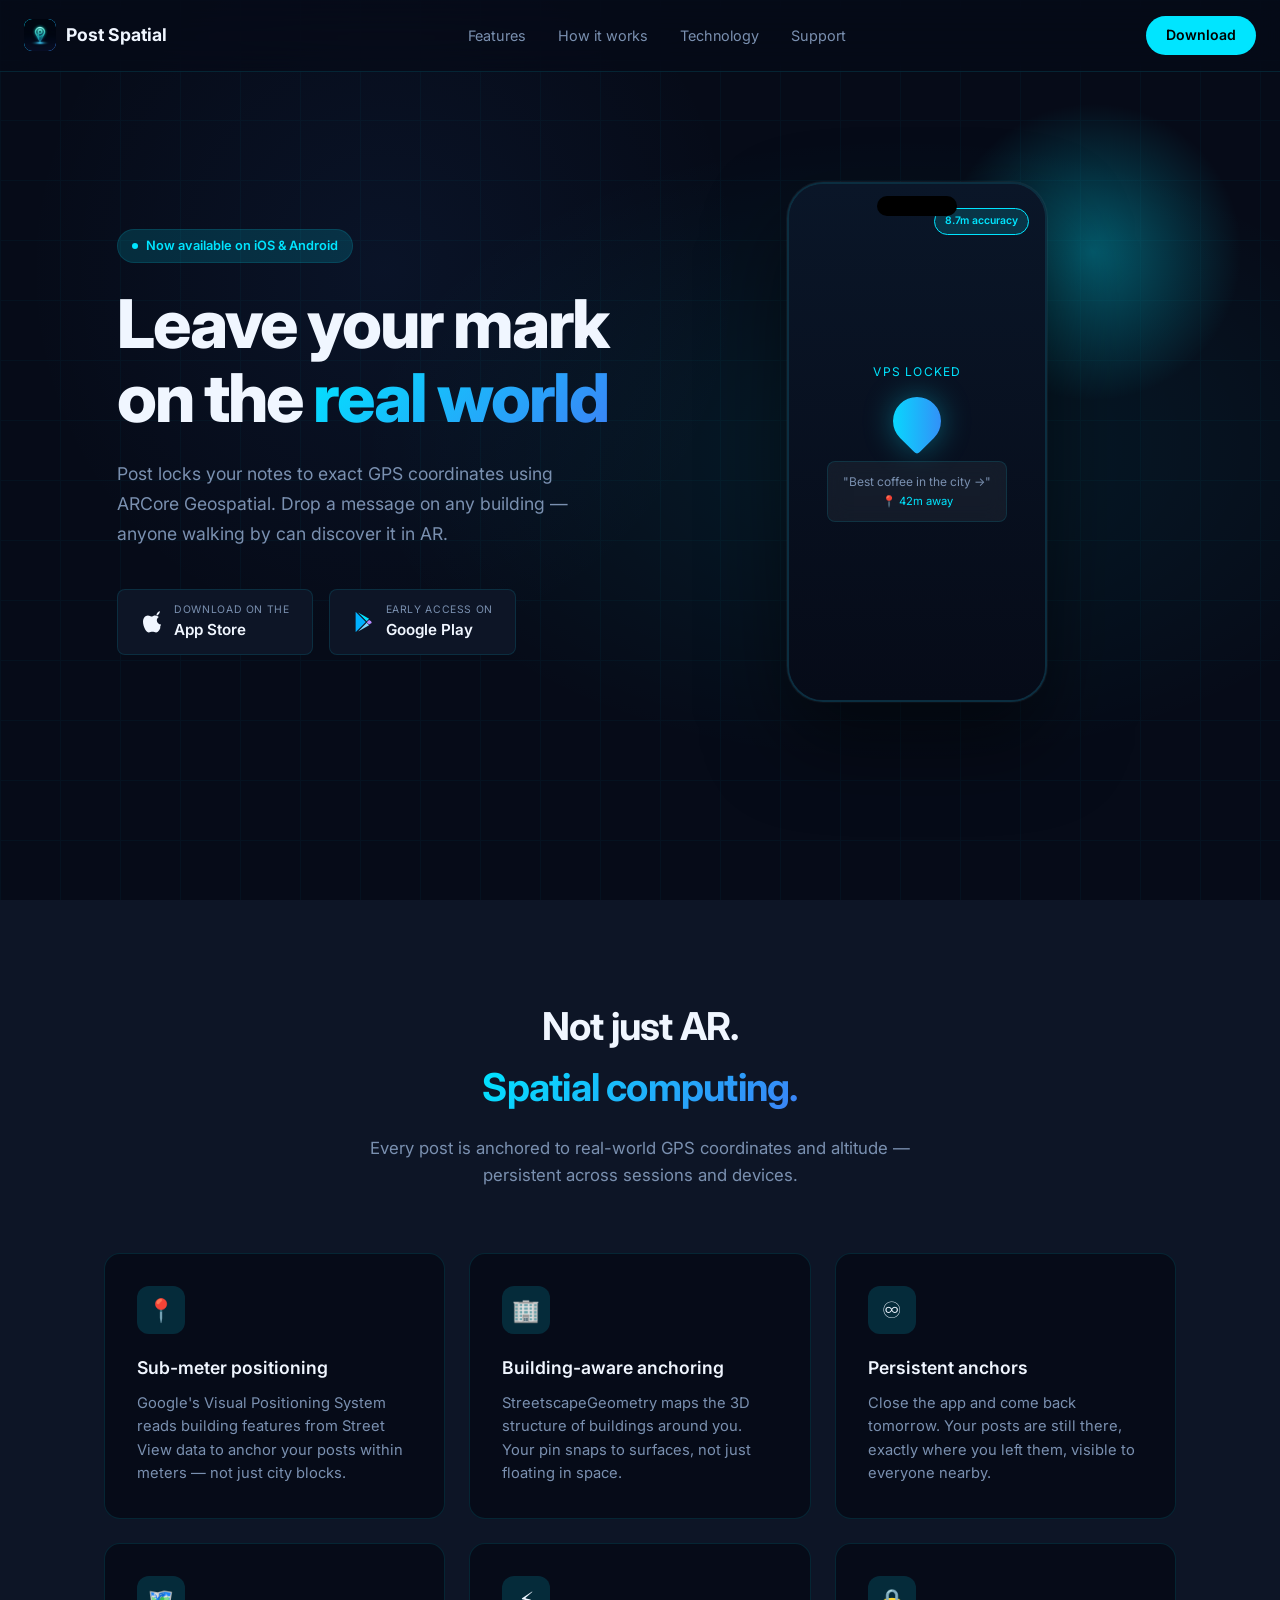
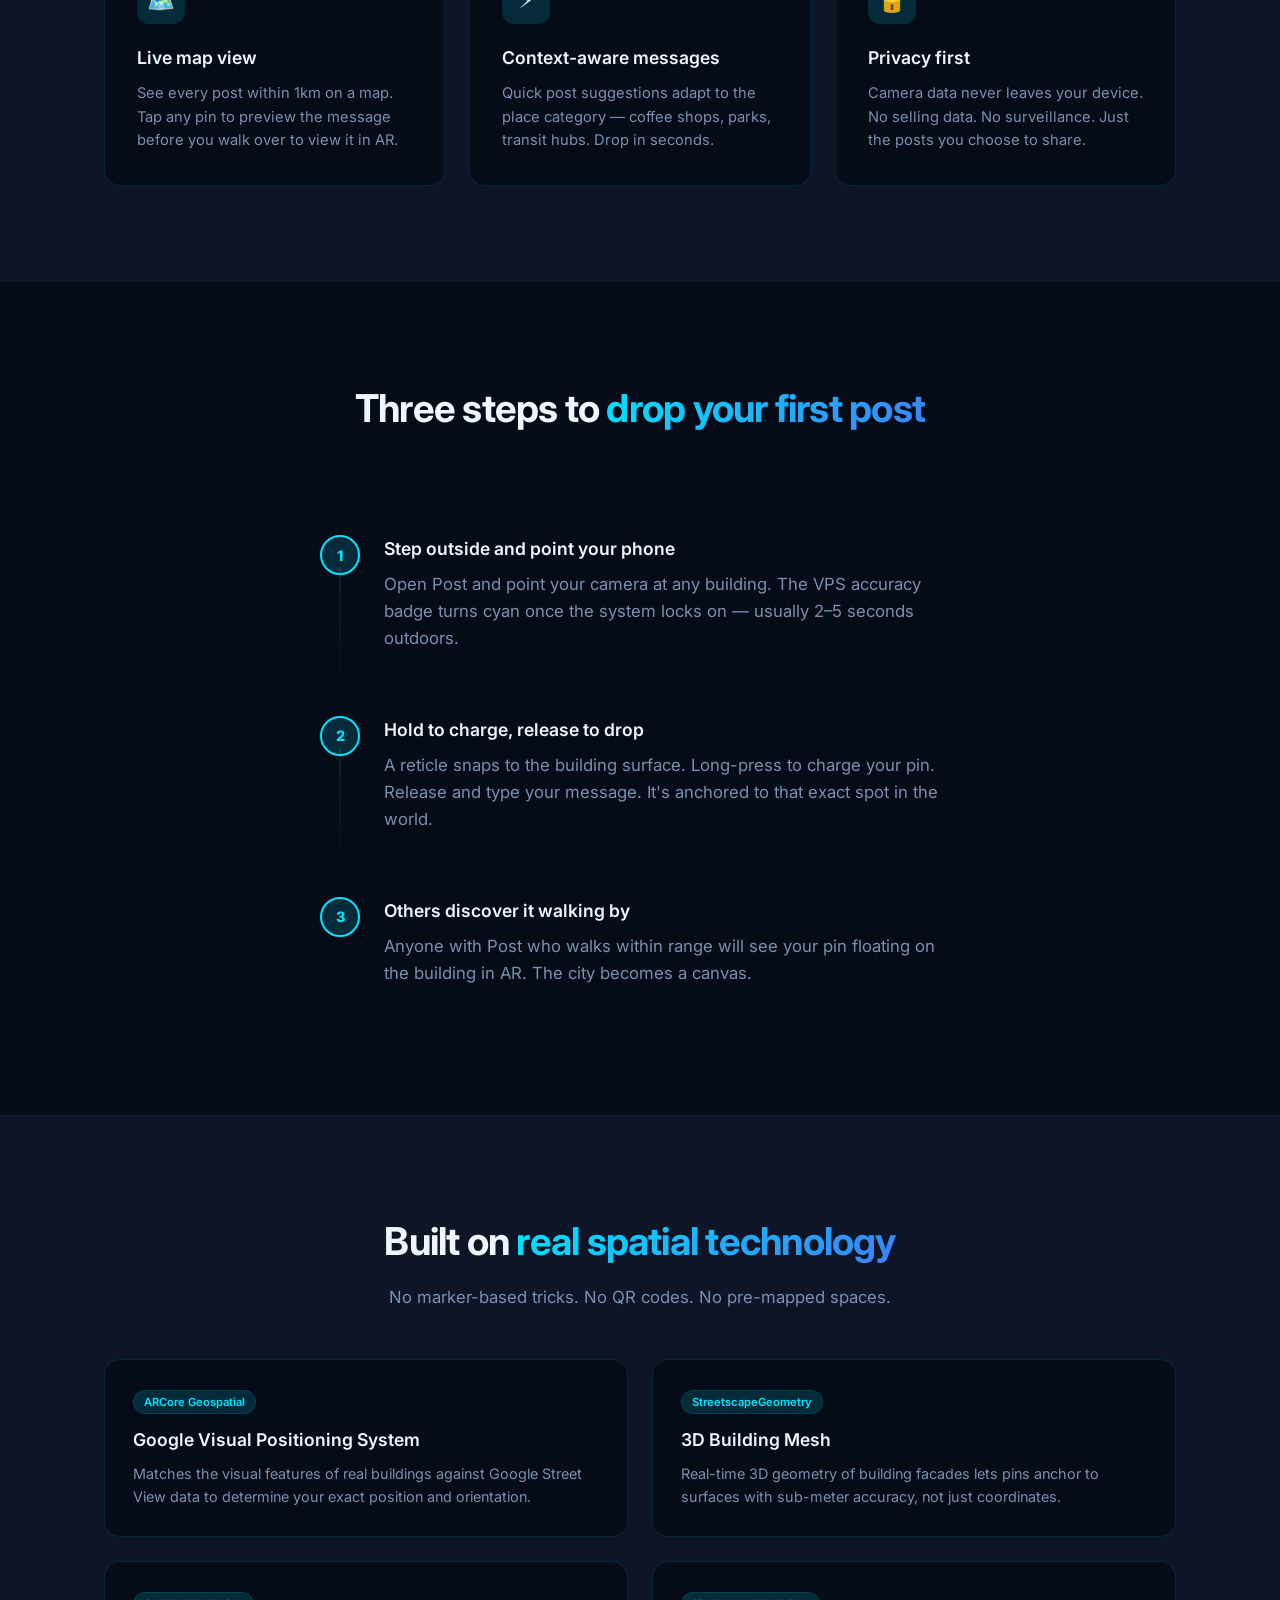
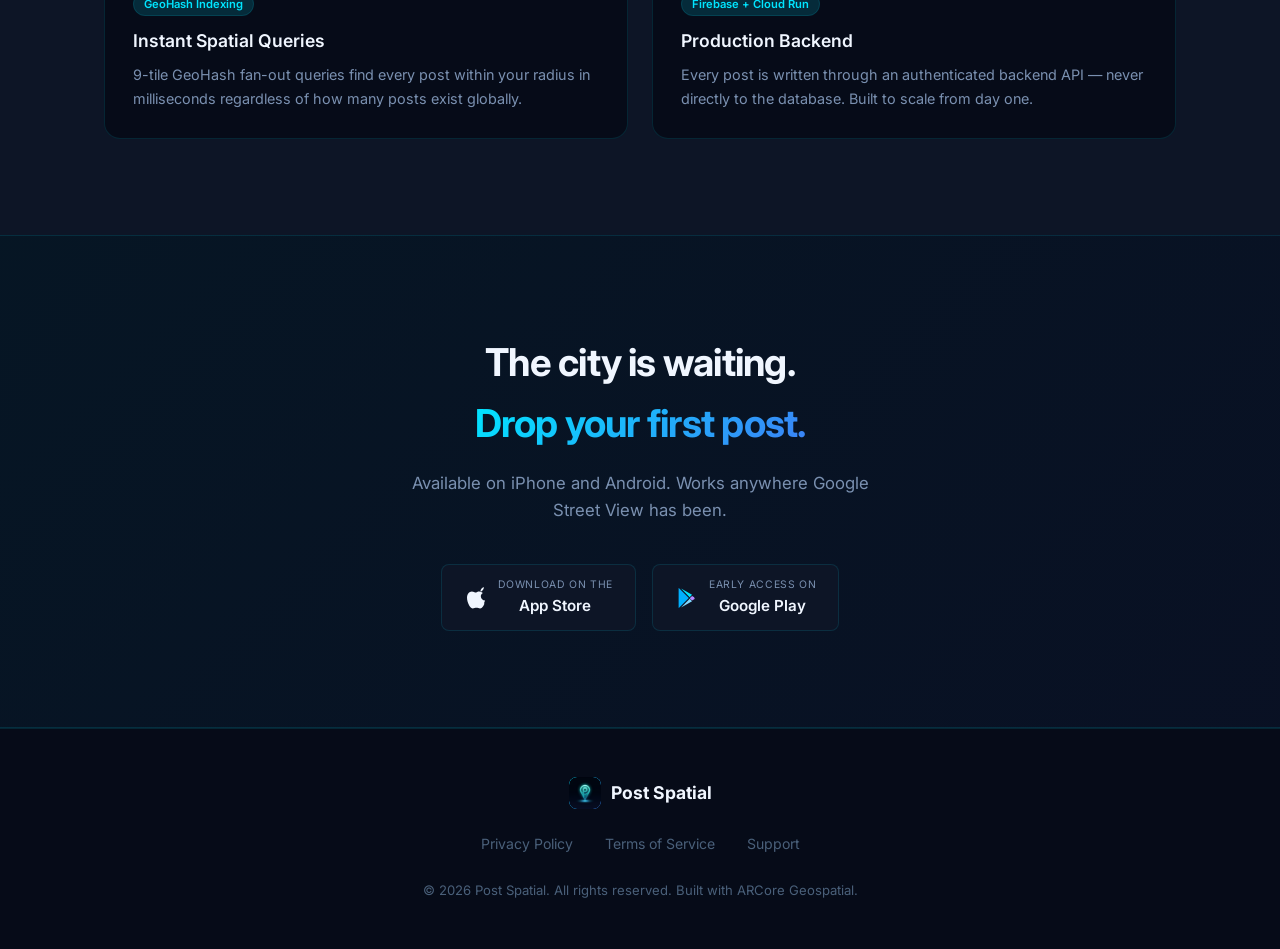
<file: website/index.html>
<!DOCTYPE html>
<html lang="en">
<head>
  <meta charset="UTF-8" />
  <meta name="viewport" content="width=device-width, initial-scale=1.0" />
  <title>Post Spatial — Leave Your Mark on the Real World</title>
  <meta name="description" content="Drop AR notes onto real buildings. Post uses Google's Visual Positioning System to anchor your messages to exact GPS coordinates — discovered by anyone walking by." />
  <meta property="og:title" content="Post Spatial — Leave Your Mark on the Real World" />
  <meta property="og:description" content="Drop AR notes onto real buildings. Discovered by anyone walking by." />
  <meta property="og:image" content="https://dbomar-post-mvp.web.app/assets/og-image.png" />
  <meta name="twitter:card" content="summary_large_image" />
  <link rel="icon" href="assets/post_icon.png" />
  <link rel="preconnect" href="https://fonts.googleapis.com" />
  <link rel="preconnect" href="https://fonts.gstatic.com" crossorigin />
  <link href="https://fonts.googleapis.com/css2?family=Inter:wght@400;500;600;700;800&display=swap" rel="stylesheet" />
  <link rel="stylesheet" href="css/style.css" />
</head>
<body>

<!-- ── Nav ── -->
<nav>
  <a href="/" class="nav-logo">
    <div class="nav-logo-dot">
      <img src="assets/post_icon.png" alt="Post Spatial Logo" style="width:100%;height:100%;object-fit:cover;border-radius:8px;display:block;" />
    </div>
    <span class="nav-logo-text">Post Spatial</span>
  </a>
  <div class="nav-links">
    <a href="#features">Features</a>
    <a href="#how">How it works</a>
    <a href="#tech">Technology</a>
    <a href="support.html">Support</a>
  </div>
  <a href="#cta" class="nav-cta">Download</a>
</nav>

<!-- ── Hero ── -->
<section id="hero">
  <div class="hero-bg"></div>
  <div class="hero-grid"></div>
  <div class="container">
    <div class="hero-inner">
      <div class="hero-content">
        <div class="hero-badge">Now available on iOS & Android</div>
        <h1 class="hero-title">
          Leave your mark<br />on the <span class="gradient-text">real world</span>
        </h1>
        <p class="hero-desc">
          Post locks your notes to exact GPS coordinates using ARCore Geospatial.
          Drop a message on any building — anyone walking by can discover it in AR.
        </p>
        <div class="hero-actions">
          <a href="https://apps.apple.com/app/post-spatial/id6760303644" id="hero-ios-btn" class="btn-store">
            <span class="store-icon">
              <svg width="22" height="22" viewBox="0 0 170 170" fill="currentColor">
                <path d="M150.37 130.25c-2.45 5.66-5.35 10.87-8.71 15.66-4.58 6.53-8.33 11.05-11.22 13.56-4.48 4.12-9.28 6.23-14.42 6.35-3.69 0-8.14-1.05-13.32-3.18-5.19-2.12-9.97-3.17-14.34-3.17-4.58 0-9.49 1.05-14.75 3.17-5.26 2.13-9.5 3.24-12.74 3.35-4.35.13-9.16-1.9-14.42-6.08-3.7-3.04-7.6-7.7-11.71-13.98-5.74-8.81-10.37-18.9-13.88-30.27-3.51-11.37-5.27-22.06-5.27-32.08 0-14.28 3.6-26.04 10.8-35.29 7.2-9.24 16.32-13.98 27.35-14.2 4.69 0 10.02 1.34 16 4.02 5.99 2.68 9.94 4.08 11.87 4.2 2.22-.24 6.34-1.63 12.37-4.17 6.03-2.54 11.28-3.74 15.75-3.6 11.71.55 21.05 4.67 28.02 12.37-10.42 6.35-15.52 15.11-15.3 26.29.22 8.71 3.51 16.03 9.87 21.96 6.35 5.92 13.92 9.24 22.71 9.94-2.22 6.64-4.89 13.2-8.02 19.68zM119.22 33.15c0-6.9 2.45-13.43 7.35-19.6C131.47 7.37 137.6 2.7 144.97.1c.88 5.76-.11 11.76-2.98 18-2.87 6.23-7.23 11.05-13.08 14.47-.98.54-2.07.98-3.27 1.3-1.2.33-2.34.54-3.41.65-.65-.43-.99-1.2-.99-1.37z"/>
              </svg>
            </span>
            <span class="store-text">
              <span class="store-label">Download on the</span>
              <span class="store-name">App Store</span>
            </span>
          </a>
          <a href="https://play.google.com/apps/testing/com.post.spatial" id="hero-android-btn" class="btn-store">
            <span class="store-icon">
              <svg width="20" height="20" viewBox="0 0 512 512" fill="none">
                <path d="M325.3 234.3L104.6 13l280.8 161.2-60.1 59.9.0-.1z" fill="#00E5FF"/>
                <path d="M47 0C44 2.8 42.2 6.9 42.2 12.1v487.8c0 5.2 1.8 9.3 4.8 12.1l255.3-256L47 0z" fill="#00B0FF"/>
                <path d="M325.3 277.7l60.1 59.9L104.6 499l220.7-221.3z" fill="#80D8FF"/>
                <path d="M441 234.3l-55.6-32.2-60.1 59.9 60.1 59.9 55.6-32.2c16-9.2 16-24.2 0-33.4z" fill="#B388FF"/>
              </svg>
            </span>
            <span class="store-text">
              <span class="store-label">Early Access on</span>
              <span class="store-name">Google Play</span>
            </span>
          </a>
        </div>
      </div>
      <div class="hero-visual">
        <div class="phone-glow"></div>
        <div class="phone-frame">
          <div class="phone-notch"></div>
          <div class="phone-screen">
            <div class="phone-ar-text">VPS Locked</div>
            <div class="phone-pin"></div>
            <div class="phone-card">"Best coffee in the city →"<br /><span style="color:#00e5ff;font-size:0.7rem;">📍 42m away</span></div>
          </div>
          <div class="phone-accuracy">8.7m accuracy</div>
        </div>
      </div>
    </div>
  </div>
</section>

<!-- ── Features ── -->
<section id="features">
  <div class="container">
    <div class="features-header">
      <h2>Not just AR.<br /><span class="gradient-text">Spatial computing.</span></h2>
      <p>Every post is anchored to real-world GPS coordinates and altitude — persistent across sessions and devices.</p>
    </div>
    <div class="features-grid">
      <div class="feature-card">
        <div class="feature-icon">📍</div>
        <h3>Sub-meter positioning</h3>
        <p>Google's Visual Positioning System reads building features from Street View data to anchor your posts within meters — not just city blocks.</p>
      </div>
      <div class="feature-card">
        <div class="feature-icon">🏢</div>
        <h3>Building-aware anchoring</h3>
        <p>StreetscapeGeometry maps the 3D structure of buildings around you. Your pin snaps to surfaces, not just floating in space.</p>
      </div>
      <div class="feature-card">
        <div class="feature-icon">♾️</div>
        <h3>Persistent anchors</h3>
        <p>Close the app and come back tomorrow. Your posts are still there, exactly where you left them, visible to everyone nearby.</p>
      </div>
      <div class="feature-card">
        <div class="feature-icon">🗺️</div>
        <h3>Live map view</h3>
        <p>See every post within 1km on a map. Tap any pin to preview the message before you walk over to view it in AR.</p>
      </div>
      <div class="feature-card">
        <div class="feature-icon">⚡</div>
        <h3>Context-aware messages</h3>
        <p>Quick post suggestions adapt to the place category — coffee shops, parks, transit hubs. Drop in seconds.</p>
      </div>
      <div class="feature-card">
        <div class="feature-icon">🔒</div>
        <h3>Privacy first</h3>
        <p>Camera data never leaves your device. No selling data. No surveillance. Just the posts you choose to share.</p>
      </div>
    </div>
  </div>
</section>

<!-- ── How it works ── -->
<section id="how">
  <div class="container">
    <div style="text-align:center;margin-bottom:64px;">
      <h2>Three steps to <span class="gradient-text">drop your first post</span></h2>
    </div>
    <div class="steps">
      <div class="step">
        <div class="step-num">1</div>
        <div>
          <h3>Step outside and point your phone</h3>
          <p>Open Post and point your camera at any building. The VPS accuracy badge turns cyan once the system locks on — usually 2–5 seconds outdoors.</p>
        </div>
      </div>
      <div class="step">
        <div class="step-num">2</div>
        <div>
          <h3>Hold to charge, release to drop</h3>
          <p>A reticle snaps to the building surface. Long-press to charge your pin. Release and type your message. It's anchored to that exact spot in the world.</p>
        </div>
      </div>
      <div class="step">
        <div class="step-num">3</div>
        <div>
          <h3>Others discover it walking by</h3>
          <p>Anyone with Post who walks within range will see your pin floating on the building in AR. The city becomes a canvas.</p>
        </div>
      </div>
    </div>
  </div>
</section>

<!-- ── Tech ── -->
<section id="tech">
  <div class="container">
    <div style="text-align:center;margin-bottom:16px;">
      <h2>Built on <span class="gradient-text">real spatial technology</span></h2>
      <p style="margin-top:12px;">No marker-based tricks. No QR codes. No pre-mapped spaces.</p>
    </div>
    <div class="tech-grid">
      <div class="tech-card">
        <div>
          <span class="tech-badge">ARCore Geospatial</span>
          <h3 style="margin:12px 0 8px;">Google Visual Positioning System</h3>
          <p style="font-size:0.9rem;">Matches the visual features of real buildings against Google Street View data to determine your exact position and orientation.</p>
        </div>
      </div>
      <div class="tech-card">
        <div>
          <span class="tech-badge">StreetscapeGeometry</span>
          <h3 style="margin:12px 0 8px;">3D Building Mesh</h3>
          <p style="font-size:0.9rem;">Real-time 3D geometry of building facades lets pins anchor to surfaces with sub-meter accuracy, not just coordinates.</p>
        </div>
      </div>
      <div class="tech-card">
        <div>
          <span class="tech-badge">GeoHash Indexing</span>
          <h3 style="margin:12px 0 8px;">Instant Spatial Queries</h3>
          <p style="font-size:0.9rem;">9-tile GeoHash fan-out queries find every post within your radius in milliseconds regardless of how many posts exist globally.</p>
        </div>
      </div>
      <div class="tech-card">
        <div>
          <span class="tech-badge">Firebase + Cloud Run</span>
          <h3 style="margin:12px 0 8px;">Production Backend</h3>
          <p style="font-size:0.9rem;">Every post is written through an authenticated backend API — never directly to the database. Built to scale from day one.</p>
        </div>
      </div>
    </div>
  </div>
</section>

<!-- ── CTA ── -->
<section id="cta">
  <div class="container">
    <h2>The city is waiting.<br /><span class="gradient-text">Drop your first post.</span></h2>
    <p>Available on iPhone and Android. Works anywhere Google Street View has been.</p>
    <div class="cta-buttons">
      <a href="https://apps.apple.com/app/post-spatial/id6760303644" id="cta-ios-btn" class="btn-store">
        <span class="store-icon">
          <svg width="22" height="22" viewBox="0 0 170 170" fill="currentColor">
            <path d="M150.37 130.25c-2.45 5.66-5.35 10.87-8.71 15.66-4.58 6.53-8.33 11.05-11.22 13.56-4.48 4.12-9.28 6.23-14.42 6.35-3.69 0-8.14-1.05-13.32-3.18-5.19-2.12-9.97-3.17-14.34-3.17-4.58 0-9.49 1.05-14.75 3.17-5.26 2.13-9.5 3.24-12.74 3.35-4.35.13-9.16-1.9-14.42-6.08-3.7-3.04-7.6-7.7-11.71-13.98-5.74-8.81-10.37-18.9-13.88-30.27-3.51-11.37-5.27-22.06-5.27-32.08 0-14.28 3.6-26.04 10.8-35.29 7.2-9.24 16.32-13.98 27.35-14.2 4.69 0 10.02 1.34 16 4.02 5.99 2.68 9.94 4.08 11.87 4.2 2.22-.24 6.34-1.63 12.37-4.17 6.03-2.54 11.28-3.74 15.75-3.6 11.71.55 21.05 4.67 28.02 12.37-10.42 6.35-15.52 15.11-15.3 26.29.22 8.71 3.51 16.03 9.87 21.96 6.35 5.92 13.92 9.24 22.71 9.94-2.22 6.64-4.89 13.2-8.02 19.68zM119.22 33.15c0-6.9 2.45-13.43 7.35-19.6C131.47 7.37 137.6 2.7 144.97.1c.88 5.76-.11 11.76-2.98 18-2.87 6.23-7.23 11.05-13.08 14.47-.98.54-2.07.98-3.27 1.3-1.2.33-2.34.54-3.41.65-.65-.43-.99-1.2-.99-1.37z"/>
          </svg>
        </span>
        <span class="store-text">
          <span class="store-label">Download on the</span>
          <span class="store-name">App Store</span>
        </span>
      </a>
      <a href="https://play.google.com/apps/testing/com.post.spatial" id="cta-android-btn" class="btn-store">
        <span class="store-icon">
          <svg width="20" height="20" viewBox="0 0 512 512" fill="none">
            <path d="M325.3 234.3L104.6 13l280.8 161.2-60.1 59.9.0-.1z" fill="#00E5FF"/>
            <path d="M47 0C44 2.8 42.2 6.9 42.2 12.1v487.8c0 5.2 1.8 9.3 4.8 12.1l255.3-256L47 0z" fill="#00B0FF"/>
            <path d="M325.3 277.7l60.1 59.9L104.6 499l220.7-221.3z" fill="#80D8FF"/>
            <path d="M441 234.3l-55.6-32.2-60.1 59.9 60.1 59.9 55.6-32.2c16-9.2 16-24.2 0-33.4z" fill="#B388FF"/>
          </svg>
        </span>
        <span class="store-text">
          <span class="store-label">Early Access on</span>
          <span class="store-name">Google Play</span>
        </span>
      </a>
    </div>
  </div>
</section>

<!-- ── Footer ── -->
<footer>
  <a href="/" class="nav-logo">
    <div class="nav-logo-dot">
      <img src="assets/post_icon.png" alt="Post Spatial Logo" style="width:100%;height:100%;object-fit:cover;border-radius:8px;display:block;" />
    </div>
    <span class="nav-logo-text">Post Spatial</span>
  </a>
  <div class="footer-links">
    <a href="privacy.html">Privacy Policy</a>
    <a href="terms.html">Terms of Service</a>
    <a href="support.html">Support</a>
  </div>
  <p class="footer-copy">© 2026 Post Spatial. All rights reserved. Built with ARCore Geospatial.</p>
</footer>

</body>
</html>
</file>
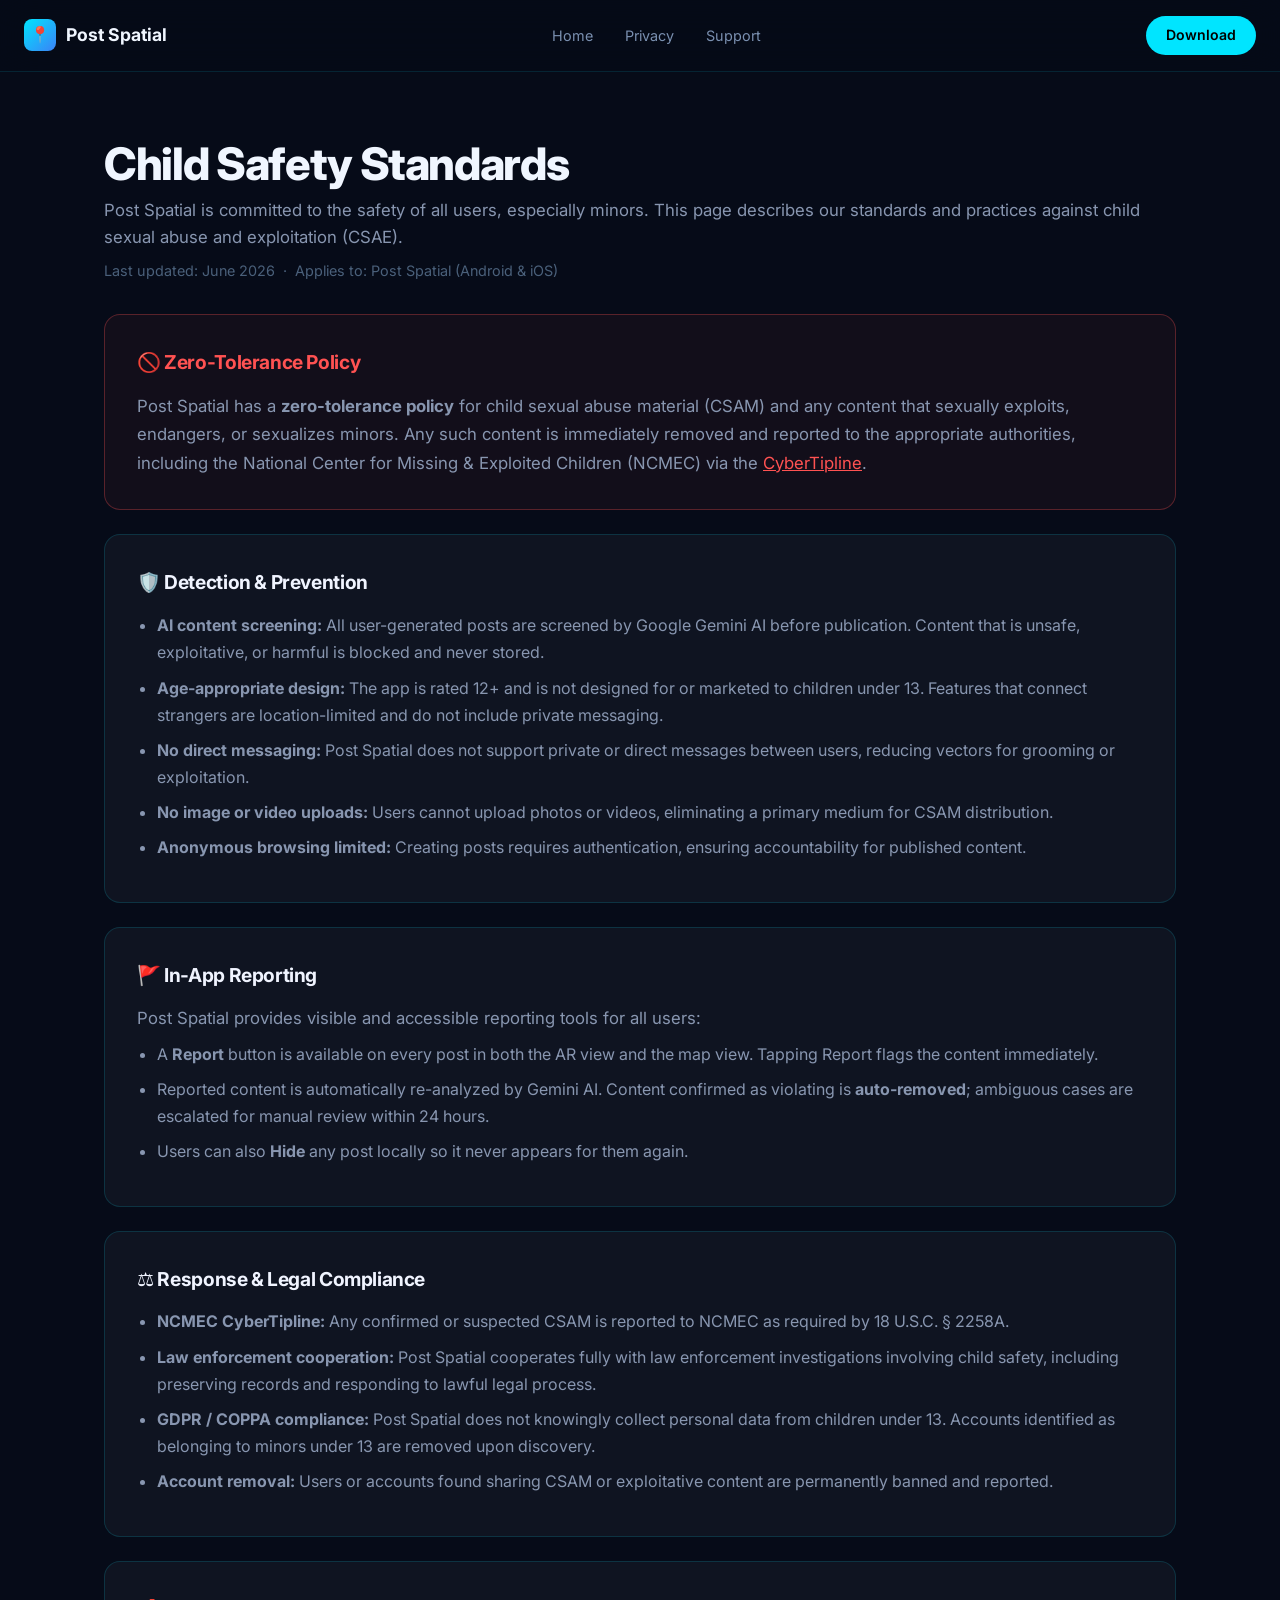
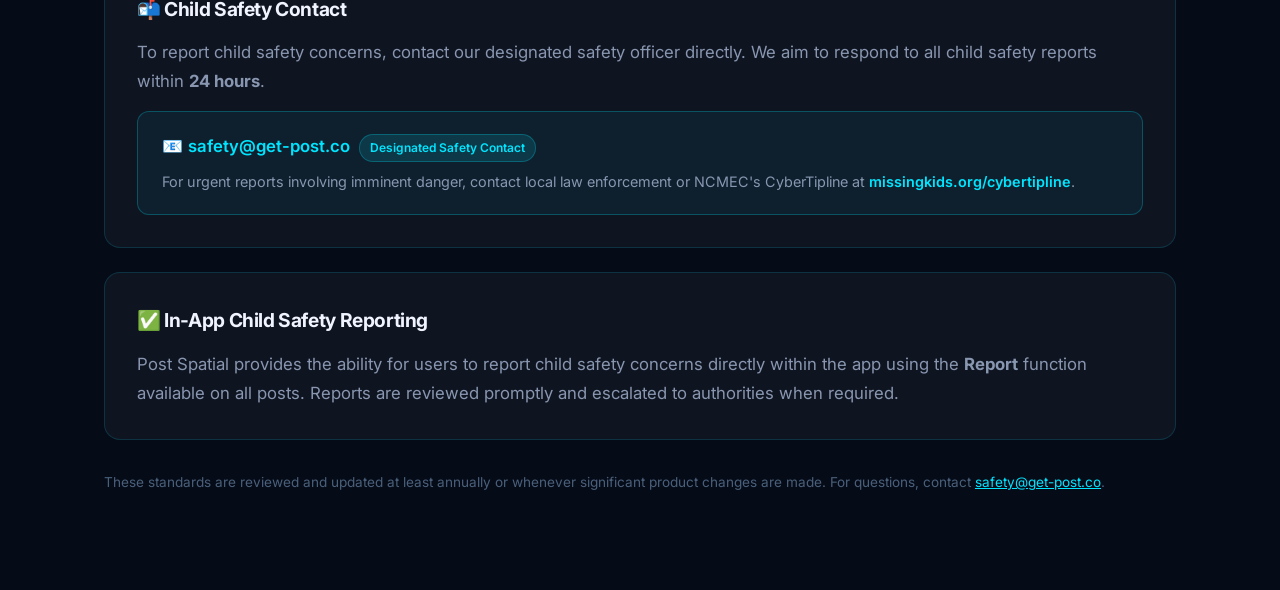
<file: website/child-safety.html>
<!DOCTYPE html>
<html lang="en">
<head>
  <meta charset="UTF-8" />
  <meta name="viewport" content="width=device-width, initial-scale=1.0" />
  <title>Child Safety Standards — Post Spatial</title>
  <meta name="description" content="Post Spatial's standards against child sexual abuse and exploitation (CSAE). Learn how we protect minors and handle reports." />
  <link rel="icon" href="data:image/svg+xml,<svg xmlns='http://www.w3.org/2000/svg' viewBox='0 0 32 32'><rect width='32' height='32' rx='8' fill='%2300e5ff'/><text y='22' x='6' font-size='18'>📍</text></svg>" />
  <link rel="preconnect" href="https://fonts.googleapis.com" />
  <link rel="preconnect" href="https://fonts.gstatic.com" crossorigin />
  <link href="https://fonts.googleapis.com/css2?family=Inter:wght@400;500;600;700;800&display=swap" rel="stylesheet" />
  <link rel="stylesheet" href="css/style.css" />
  <style>
    .cs-card {
      background: rgba(255,255,255,0.04);
      border: 1px solid rgba(0,229,255,0.15);
      border-radius: 16px;
      padding: 32px;
      margin: 24px 0;
    }
    .cs-card h2 {
      font-size: 1.2rem;
      font-weight: 700;
      margin-bottom: 14px;
      color: #f0f4ff;
      display: flex;
      align-items: center;
      gap: 10px;
    }
    .cs-card p, .cs-card li {
      color: #8896b0;
      line-height: 1.7;
    }
    .cs-card ul {
      padding-left: 20px;
      margin-top: 8px;
    }
    .cs-card li {
      margin-bottom: 8px;
    }
    .warn-card {
      border-color: rgba(255, 82, 82, 0.3);
      background: rgba(255, 82, 82, 0.05);
    }
    .warn-card h2 { color: #ff5252; }
    .contact-box {
      background: rgba(0,229,255,0.06);
      border: 1px solid rgba(0,229,255,0.25);
      border-radius: 12px;
      padding: 20px 24px;
      margin-top: 16px;
    }
    .contact-box a {
      color: #00e5ff;
      font-weight: 600;
      text-decoration: none;
    }
    .badge {
      display: inline-block;
      padding: 3px 10px;
      border-radius: 20px;
      font-size: 0.75rem;
      font-weight: 600;
      background: rgba(0,229,255,0.12);
      color: #00e5ff;
      border: 1px solid rgba(0,229,255,0.25);
      margin-left: 4px;
      vertical-align: middle;
    }
    .last-updated {
      color: #4a607a;
      font-size: 0.85rem;
      margin-top: 32px;
    }
  </style>
</head>
<body>

<nav>
  <a href="/" class="nav-logo">
    <div class="nav-logo-dot">📍</div>
    <span class="nav-logo-text">Post Spatial</span>
  </a>
  <div class="nav-links">
    <a href="/">Home</a>
    <a href="privacy.html">Privacy</a>
    <a href="support.html">Support</a>
  </div>
  <a href="/#cta" class="nav-cta">Download</a>
</nav>

<div class="inner-page">
  <div class="container">
    <h1>Child Safety Standards</h1>
    <p style="color:#8896b0; font-size:1.05rem; margin-bottom:8px;">
      Post Spatial is committed to the safety of all users, especially minors. This page describes our
      standards and practices against child sexual abuse and exploitation (CSAE).
    </p>
    <p style="color:#4a607a; font-size:0.9rem; margin-bottom:32px;">
      Last updated: June 2026 &nbsp;·&nbsp; Applies to: Post Spatial (Android &amp; iOS)
    </p>

    <!-- Zero tolerance -->
    <div class="cs-card warn-card">
      <h2>🚫 Zero-Tolerance Policy</h2>
      <p>
        Post Spatial has a <strong>zero-tolerance policy</strong> for child sexual abuse material (CSAM)
        and any content that sexually exploits, endangers, or sexualizes minors. Any such content
        is immediately removed and reported to the appropriate authorities, including the
        National Center for Missing &amp; Exploited Children (NCMEC) via the
        <a href="https://www.missingkids.org/gethelpnow/cybertipline" target="_blank" rel="noopener" style="color:#ff5252;">CyberTipline</a>.
      </p>
    </div>

    <!-- Detection and prevention -->
    <div class="cs-card">
      <h2>🛡️ Detection &amp; Prevention</h2>
      <ul>
        <li>
          <strong>AI content screening:</strong> All user-generated posts are screened by
          Google Gemini AI before publication. Content that is unsafe, exploitative, or harmful
          is blocked and never stored.
        </li>
        <li>
          <strong>Age-appropriate design:</strong> The app is rated 12+ and is not designed for
          or marketed to children under 13. Features that connect strangers are location-limited
          and do not include private messaging.
        </li>
        <li>
          <strong>No direct messaging:</strong> Post Spatial does not support private or direct
          messages between users, reducing vectors for grooming or exploitation.
        </li>
        <li>
          <strong>No image or video uploads:</strong> Users cannot upload photos or videos,
          eliminating a primary medium for CSAM distribution.
        </li>
        <li>
          <strong>Anonymous browsing limited:</strong> Creating posts requires authentication,
          ensuring accountability for published content.
        </li>
      </ul>
    </div>

    <!-- Reporting in-app -->
    <div class="cs-card">
      <h2>🚩 In-App Reporting</h2>
      <p>
        Post Spatial provides visible and accessible reporting tools for all users:
      </p>
      <ul>
        <li>
          A <strong>Report</strong> button is available on every post in both the AR view and
          the map view. Tapping Report flags the content immediately.
        </li>
        <li>
          Reported content is automatically re-analyzed by Gemini AI. Content confirmed as
          violating is <strong>auto-removed</strong>; ambiguous cases are escalated for
          manual review within 24 hours.
        </li>
        <li>
          Users can also <strong>Hide</strong> any post locally so it never appears for them again.
        </li>
      </ul>
    </div>

    <!-- Response and escalation -->
    <div class="cs-card">
      <h2>⚖️ Response &amp; Legal Compliance</h2>
      <ul>
        <li>
          <strong>NCMEC CyberTipline:</strong> Any confirmed or suspected CSAM is reported to
          NCMEC as required by 18 U.S.C. § 2258A.
        </li>
        <li>
          <strong>Law enforcement cooperation:</strong> Post Spatial cooperates fully with law
          enforcement investigations involving child safety, including preserving records and
          responding to lawful legal process.
        </li>
        <li>
          <strong>GDPR / COPPA compliance:</strong> Post Spatial does not knowingly collect
          personal data from children under 13. Accounts identified as belonging to minors
          under 13 are removed upon discovery.
        </li>
        <li>
          <strong>Account removal:</strong> Users or accounts found sharing CSAM or exploitative
          content are permanently banned and reported.
        </li>
      </ul>
    </div>

    <!-- Contact -->
    <div class="cs-card">
      <h2>📬 Child Safety Contact</h2>
      <p>
        To report child safety concerns, contact our designated safety officer directly.
        We aim to respond to all child safety reports within <strong>24 hours</strong>.
      </p>
      <div class="contact-box">
        <p style="margin:0; color:#f0f4ff;">
          📧 <a href="mailto:safety@get-post.co?subject=Child%20Safety%20Report">safety@get-post.co</a>
          <span class="badge">Designated Safety Contact</span>
        </p>
        <p style="margin:8px 0 0; color:#8896b0; font-size:0.9rem;">
          For urgent reports involving imminent danger, contact local law enforcement or
          NCMEC's CyberTipline at
          <a href="https://www.missingkids.org/gethelpnow/cybertipline" target="_blank" rel="noopener">missingkids.org/cybertipline</a>.
        </p>
      </div>
    </div>

    <!-- In-app reporting confirmation -->
    <div class="cs-card">
      <h2>✅ In-App Child Safety Reporting</h2>
      <p>
        Post Spatial provides the ability for users to report child safety concerns directly
        within the app using the <strong>Report</strong> function available on all posts.
        Reports are reviewed promptly and escalated to authorities when required.
      </p>
    </div>

    <p class="last-updated">
      These standards are reviewed and updated at least annually or whenever significant
      product changes are made. For questions, contact
      <a href="mailto:safety@get-post.co" style="color:#00e5ff;">safety@get-post.co</a>.
    </p>
  </div>
</div>

</body>
</html>
</file>
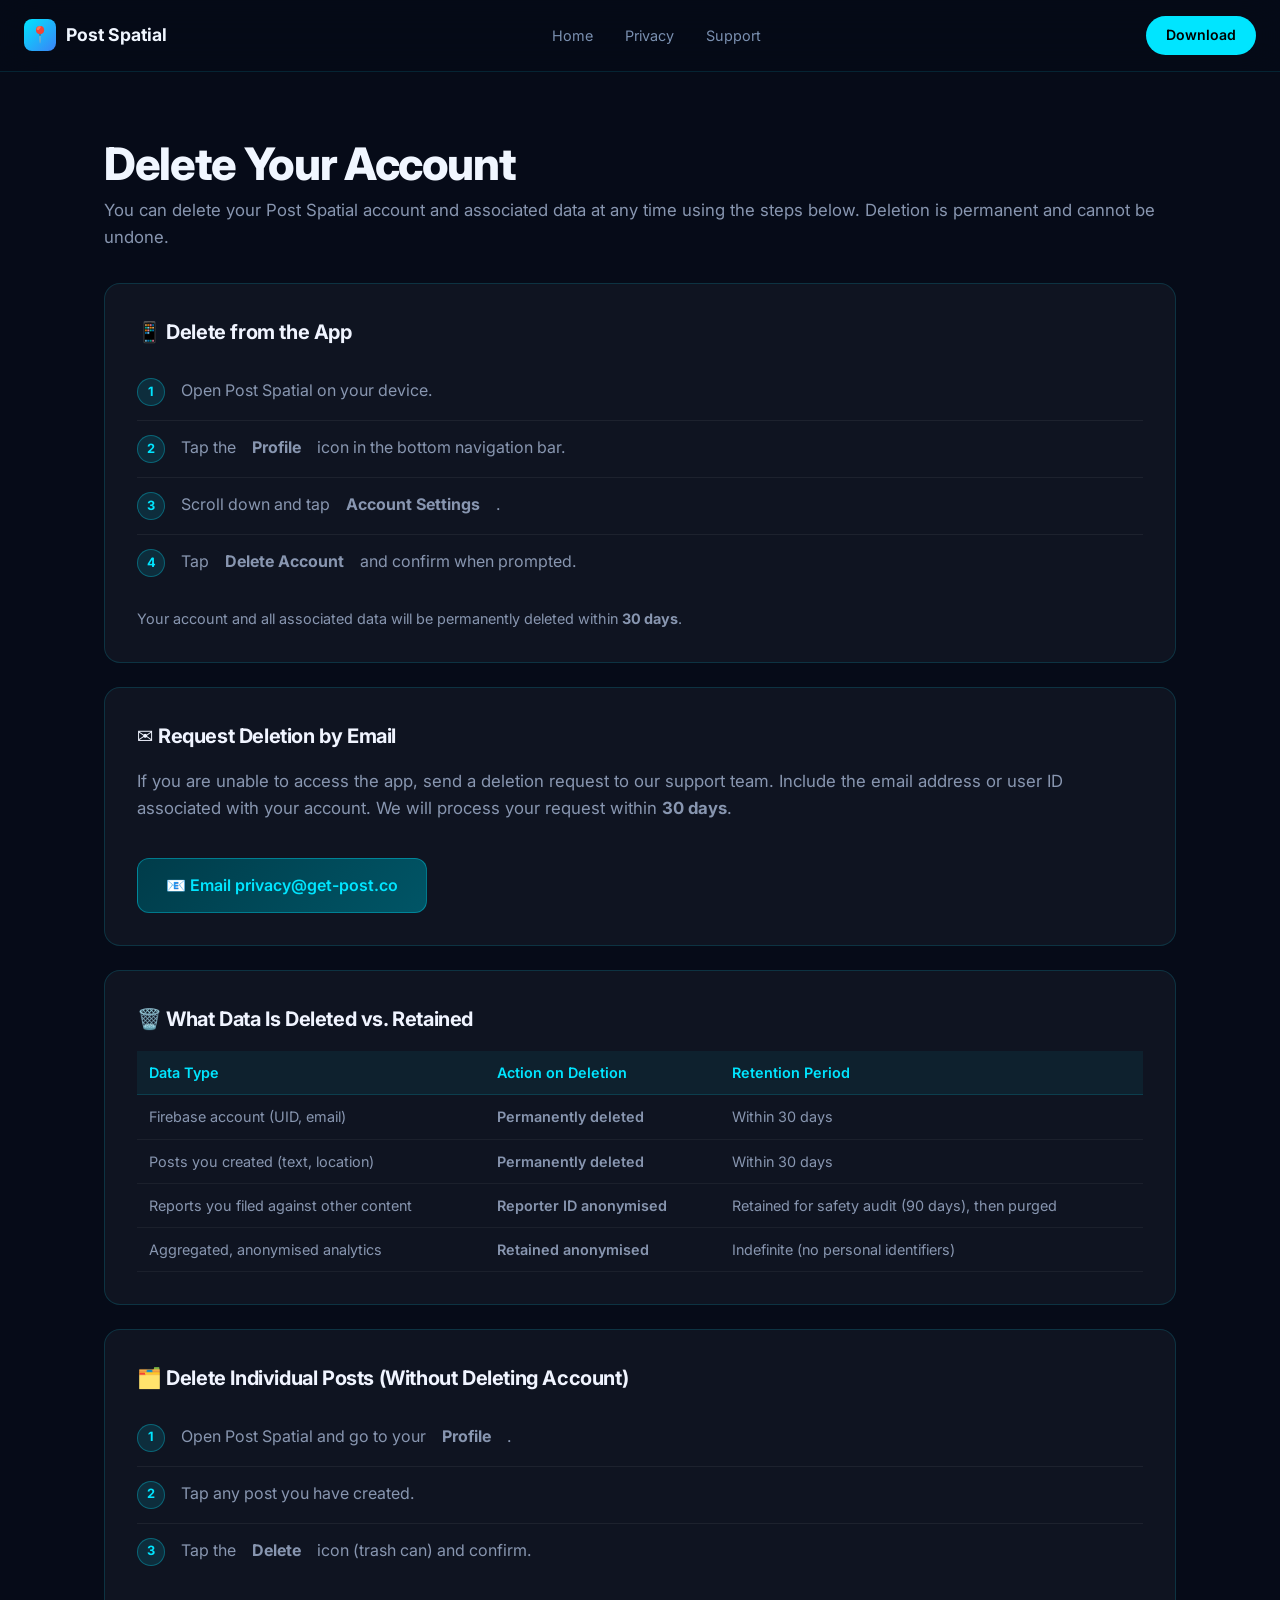
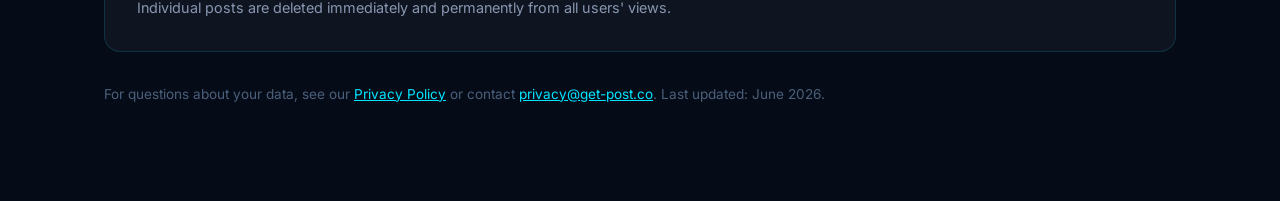
<file: website/delete-account.html>
<!DOCTYPE html>
<html lang="en">
<head>
  <meta charset="UTF-8" />
  <meta name="viewport" content="width=device-width, initial-scale=1.0" />
  <title>Delete Account — Post Spatial</title>
  <meta name="description" content="Request deletion of your Post Spatial account and associated data." />
  <link rel="icon" href="data:image/svg+xml,<svg xmlns='http://www.w3.org/2000/svg' viewBox='0 0 32 32'><rect width='32' height='32' rx='8' fill='%2300e5ff'/><text y='22' x='6' font-size='18'>📍</text></svg>" />
  <link rel="preconnect" href="https://fonts.googleapis.com" />
  <link rel="preconnect" href="https://fonts.gstatic.com" crossorigin />
  <link href="https://fonts.googleapis.com/css2?family=Inter:wght@400;500;600;700;800&display=swap" rel="stylesheet" />
  <link rel="stylesheet" href="css/style.css" />
  <style>
    .delete-card {
      background: rgba(255,255,255,0.04);
      border: 1px solid rgba(0,229,255,0.15);
      border-radius: 16px;
      padding: 32px;
      margin: 24px 0;
    }
    .delete-card h2 {
      font-size: 1.25rem;
      font-weight: 700;
      margin-bottom: 16px;
      color: #f0f4ff;
    }
    .step-list {
      list-style: none;
      padding: 0;
      counter-reset: steps;
    }
    .step-list li {
      counter-increment: steps;
      display: flex;
      align-items: flex-start;
      gap: 16px;
      padding: 14px 0;
      border-bottom: 1px solid rgba(255,255,255,0.06);
      color: #8896b0;
      line-height: 1.6;
    }
    .step-list li:last-child { border-bottom: none; }
    .step-list li::before {
      content: counter(steps);
      flex-shrink: 0;
      width: 28px;
      height: 28px;
      background: rgba(0,229,255,0.12);
      border: 1px solid rgba(0,229,255,0.3);
      border-radius: 50%;
      display: flex;
      align-items: center;
      justify-content: center;
      font-size: 0.8rem;
      font-weight: 700;
      color: #00e5ff;
    }
    .data-table {
      width: 100%;
      border-collapse: collapse;
      margin-top: 12px;
      font-size: 0.9rem;
    }
    .data-table th {
      text-align: left;
      padding: 10px 12px;
      background: rgba(0,229,255,0.06);
      color: #00e5ff;
      font-weight: 600;
      border-bottom: 1px solid rgba(0,229,255,0.15);
    }
    .data-table td {
      padding: 10px 12px;
      color: #8896b0;
      border-bottom: 1px solid rgba(255,255,255,0.05);
      vertical-align: top;
    }
    .badge-deleted { color: #ff5252; font-weight: 600; }
    .badge-retained { color: #ffd740; font-weight: 600; }
    .email-btn {
      display: inline-flex;
      align-items: center;
      gap: 10px;
      margin-top: 20px;
      padding: 14px 28px;
      background: linear-gradient(135deg, #003c4a, #005566);
      border: 1px solid rgba(0,229,255,0.35);
      border-radius: 12px;
      color: #00e5ff;
      font-weight: 600;
      text-decoration: none;
      transition: all 0.2s;
    }
    .email-btn:hover {
      background: rgba(0,229,255,0.15);
      transform: translateY(-1px);
    }
  </style>
</head>
<body>

<nav>
  <a href="/" class="nav-logo">
    <div class="nav-logo-dot">📍</div>
    <span class="nav-logo-text">Post Spatial</span>
  </a>
  <div class="nav-links">
    <a href="/">Home</a>
    <a href="privacy.html">Privacy</a>
    <a href="support.html">Support</a>
  </div>
  <a href="/#cta" class="nav-cta">Download</a>
</nav>

<div class="inner-page">
  <div class="container">
    <h1>Delete Your Account</h1>
    <p style="color:#8896b0; font-size:1.05rem; margin-bottom:32px;">
      You can delete your Post Spatial account and associated data at any time using the steps below.
      Deletion is permanent and cannot be undone.
    </p>

    <!-- In-app method -->
    <div class="delete-card">
      <h2>📱 Delete from the App</h2>
      <ol class="step-list">
        <li>Open Post Spatial on your device.</li>
        <li>Tap the <strong>Profile</strong> icon in the bottom navigation bar.</li>
        <li>Scroll down and tap <strong>Account Settings</strong>.</li>
        <li>Tap <strong>Delete Account</strong> and confirm when prompted.</li>
      </ol>
      <p style="color:#8896b0; margin-top:16px; font-size:0.9rem;">
        Your account and all associated data will be permanently deleted within <strong>30 days</strong>.
      </p>
    </div>

    <!-- Email method -->
    <div class="delete-card">
      <h2>✉️ Request Deletion by Email</h2>
      <p style="color:#8896b0; margin-bottom:16px;">
        If you are unable to access the app, send a deletion request to our support team.
        Include the email address or user ID associated with your account.
        We will process your request within <strong>30 days</strong>.
      </p>
      <a href="mailto:privacy@get-post.co?subject=Account%20Deletion%20Request&body=Please%20delete%20my%20Post%20Spatial%20account%20and%20all%20associated%20data.%0A%0AEmail%20or%20User%20ID%3A%20" class="email-btn">
        📧 Email privacy@get-post.co
      </a>
    </div>

    <!-- What gets deleted -->
    <div class="delete-card">
      <h2>🗑️ What Data Is Deleted vs. Retained</h2>
      <table class="data-table">
        <thead>
          <tr>
            <th>Data Type</th>
            <th>Action on Deletion</th>
            <th>Retention Period</th>
          </tr>
        </thead>
        <tbody>
          <tr>
            <td>Firebase account (UID, email)</td>
            <td class="badge-deleted">Permanently deleted</td>
            <td>Within 30 days</td>
          </tr>
          <tr>
            <td>Posts you created (text, location)</td>
            <td class="badge-deleted">Permanently deleted</td>
            <td>Within 30 days</td>
          </tr>
          <tr>
            <td>Reports you filed against other content</td>
            <td class="badge-retained">Reporter ID anonymised</td>
            <td>Retained for safety audit (90 days), then purged</td>
          </tr>
          <tr>
            <td>Aggregated, anonymised analytics</td>
            <td class="badge-retained">Retained anonymised</td>
            <td>Indefinite (no personal identifiers)</td>
          </tr>
        </tbody>
      </table>
    </div>

    <!-- Partial deletion -->
    <div class="delete-card">
      <h2>🗂️ Delete Individual Posts (Without Deleting Account)</h2>
      <ol class="step-list">
        <li>Open Post Spatial and go to your <strong>Profile</strong>.</li>
        <li>Tap any post you have created.</li>
        <li>Tap the <strong>Delete</strong> icon (trash can) and confirm.</li>
      </ol>
      <p style="color:#8896b0; margin-top:16px; font-size:0.9rem;">
        Individual posts are deleted immediately and permanently from all users' views.
      </p>
    </div>

    <p style="color:#4a607a; font-size:0.85rem; margin-top:32px;">
      For questions about your data, see our <a href="privacy.html" style="color:#00e5ff;">Privacy Policy</a>
      or contact <a href="mailto:privacy@get-post.co" style="color:#00e5ff;">privacy@get-post.co</a>.
      Last updated: June 2026.
    </p>
  </div>
</div>

</body>
</html>
</file>
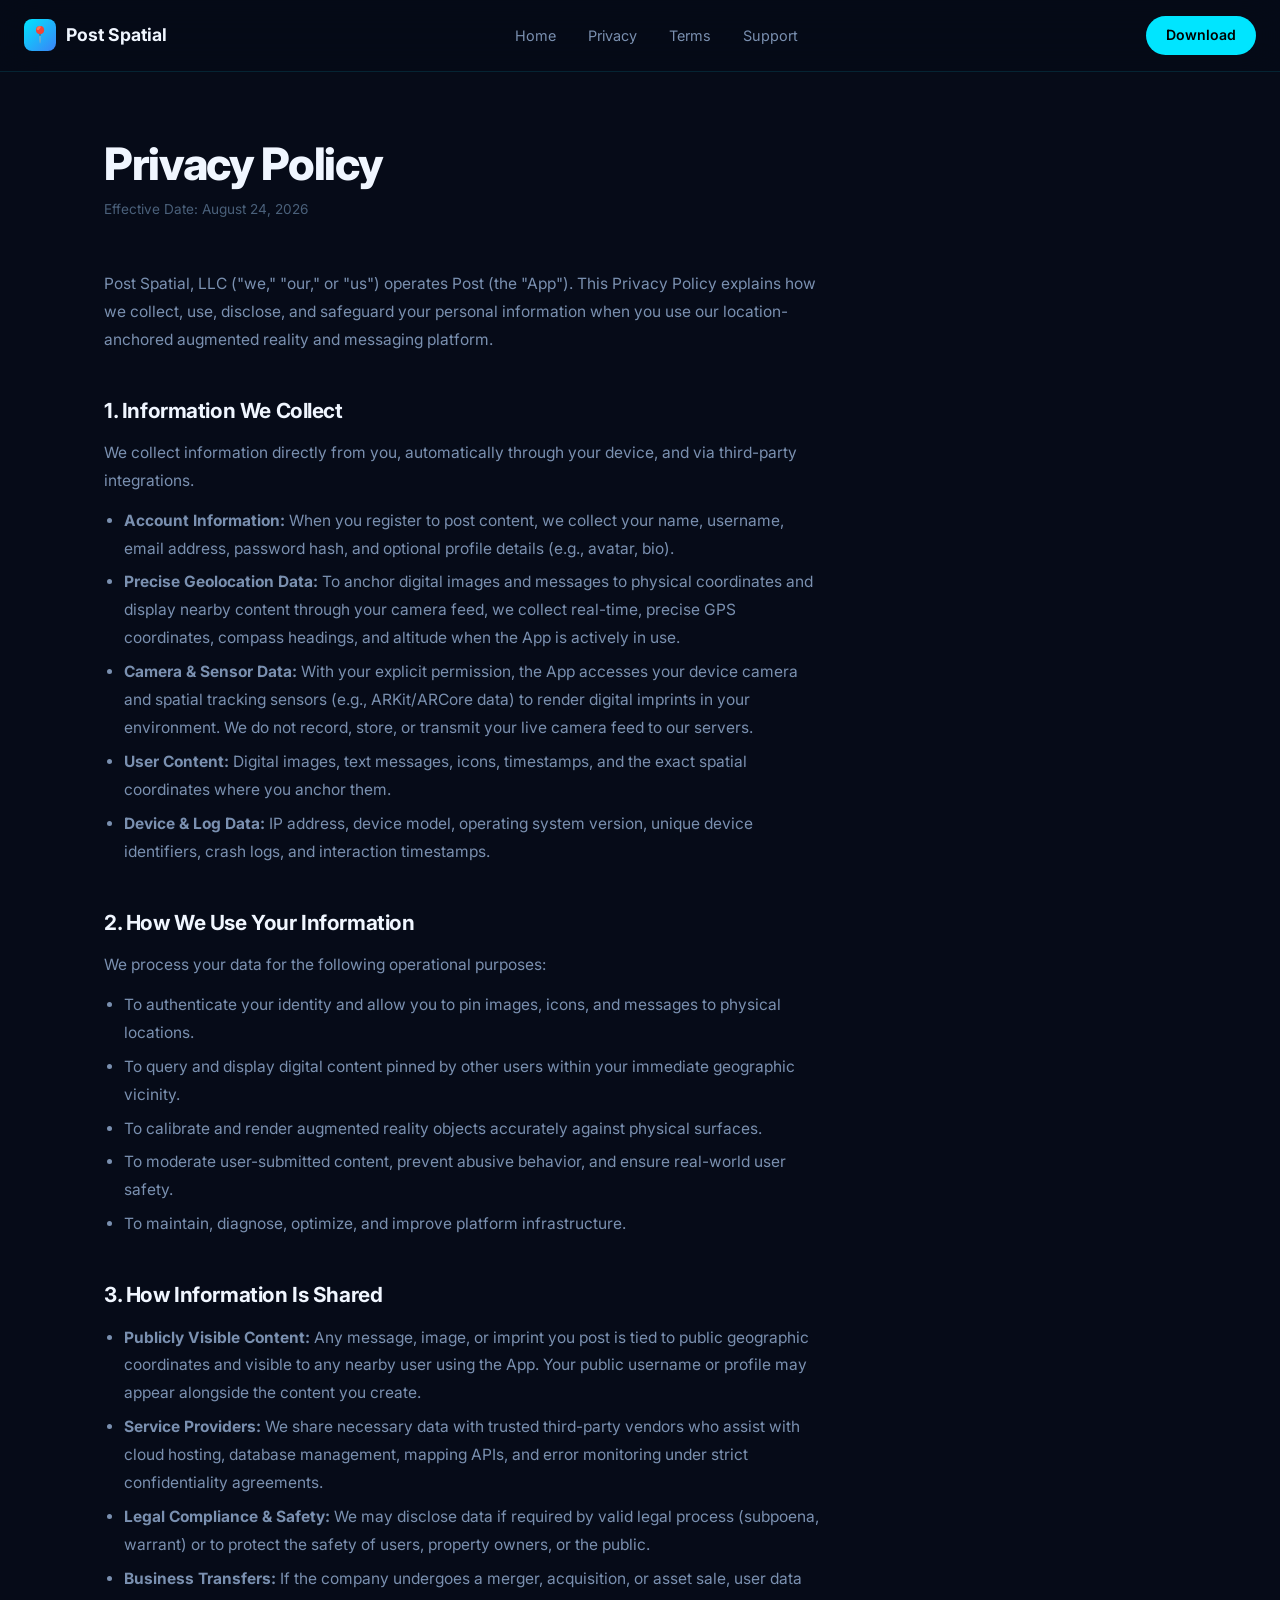
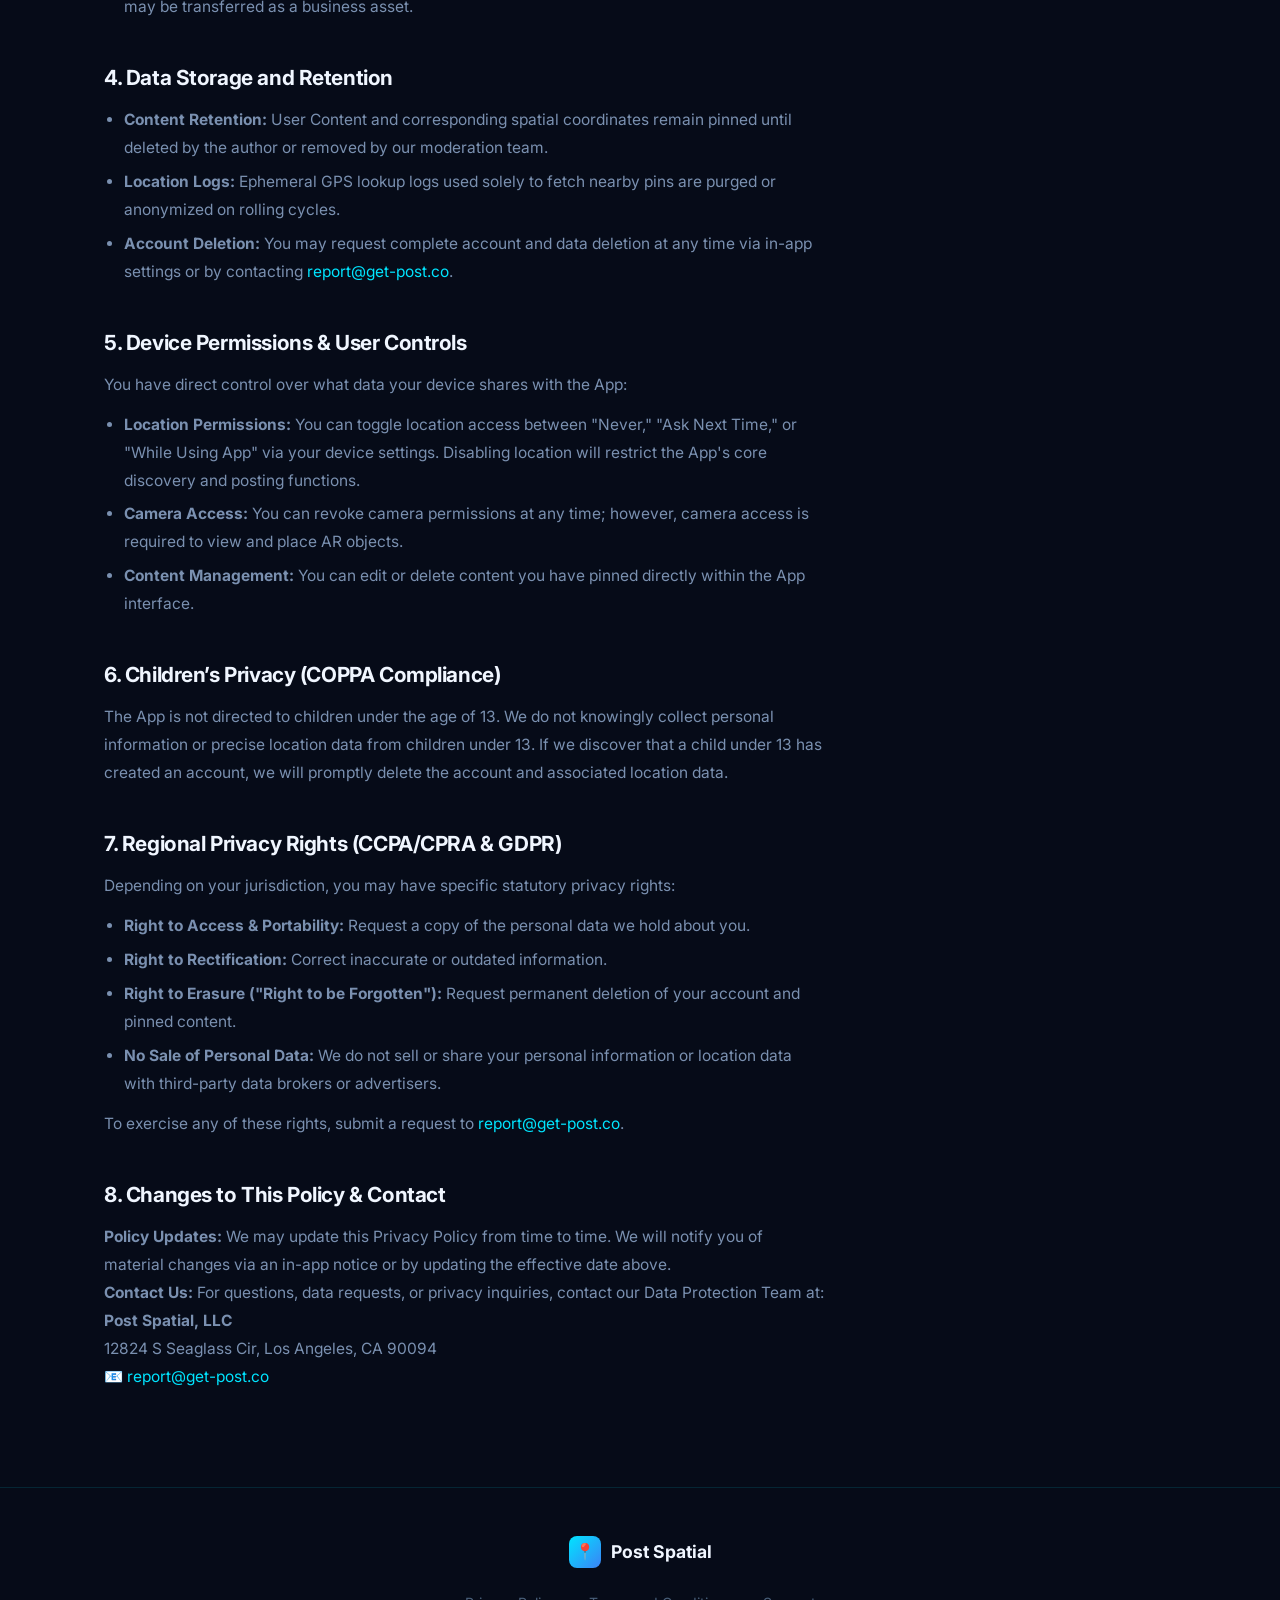
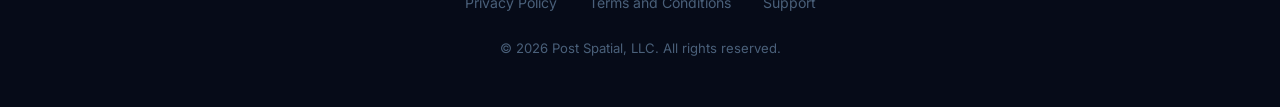
<file: website/privacy.html>
<!DOCTYPE html>
<html lang="en">
<head>
  <meta charset="UTF-8" />
  <meta name="viewport" content="width=device-width, initial-scale=1.0" />
  <title>Privacy Policy — Post Spatial</title>
  <meta name="description" content="Privacy Policy for Post Spatial. Learn how we handle your data." />
  <link rel="icon" href="data:image/svg+xml,<svg xmlns='http://www.w3.org/2000/svg' viewBox='0 0 32 32'><rect width='32' height='32' rx='8' fill='%2300e5ff'/><text y='22' x='6' font-size='18'>📍</text></svg>" />
  <link rel="preconnect" href="https://fonts.googleapis.com" />
  <link rel="preconnect" href="https://fonts.gstatic.com" crossorigin />
  <link href="https://fonts.googleapis.com/css2?family=Inter:wght@400;500;600;700;800&display=swap" rel="stylesheet" />
  <link rel="stylesheet" href="css/style.css" />
</head>
<body>

<nav>
  <a href="/" class="nav-logo">
    <div class="nav-logo-dot">📍</div>
    <span class="nav-logo-text">Post Spatial</span>
  </a>
  <div class="nav-links">
    <a href="/">Home</a>
    <a href="privacy.html">Privacy</a>
    <a href="terms.html">Terms</a>
    <a href="support.html">Support</a>
  </div>
  <a href="/#cta" class="nav-cta">Download</a>
</nav>

<div class="inner-page">
  <div class="container">
    <div class="prose">
      <h1>Privacy Policy</h1>
      <p class="updated">Effective Date: August 24, 2026</p>

      <p>Post Spatial, LLC ("we," "our," or "us") operates Post (the "App"). This Privacy Policy explains how we collect, use, disclose, and safeguard your personal information when you use our location-anchored augmented reality and messaging platform.</p>

      <h2>1. Information We Collect</h2>
      <p>We collect information directly from you, automatically through your device, and via third-party integrations.</p>
      <ul>
        <li><strong>Account Information:</strong> When you register to post content, we collect your name, username, email address, password hash, and optional profile details (e.g., avatar, bio).</li>
        <li><strong>Precise Geolocation Data:</strong> To anchor digital images and messages to physical coordinates and display nearby content through your camera feed, we collect real-time, precise GPS coordinates, compass headings, and altitude when the App is actively in use.</li>
        <li><strong>Camera & Sensor Data:</strong> With your explicit permission, the App accesses your device camera and spatial tracking sensors (e.g., ARKit/ARCore data) to render digital imprints in your environment. We do not record, store, or transmit your live camera feed to our servers.</li>
        <li><strong>User Content:</strong> Digital images, text messages, icons, timestamps, and the exact spatial coordinates where you anchor them.</li>
        <li><strong>Device & Log Data:</strong> IP address, device model, operating system version, unique device identifiers, crash logs, and interaction timestamps.</li>
      </ul>

      <h2>2. How We Use Your Information</h2>
      <p>We process your data for the following operational purposes:</p>
      <ul>
        <li>To authenticate your identity and allow you to pin images, icons, and messages to physical locations.</li>
        <li>To query and display digital content pinned by other users within your immediate geographic vicinity.</li>
        <li>To calibrate and render augmented reality objects accurately against physical surfaces.</li>
        <li>To moderate user-submitted content, prevent abusive behavior, and ensure real-world user safety.</li>
        <li>To maintain, diagnose, optimize, and improve platform infrastructure.</li>
      </ul>

      <h2>3. How Information Is Shared</h2>
      <ul>
        <li><strong>Publicly Visible Content:</strong> Any message, image, or imprint you post is tied to public geographic coordinates and visible to any nearby user using the App. Your public username or profile may appear alongside the content you create.</li>
        <li><strong>Service Providers:</strong> We share necessary data with trusted third-party vendors who assist with cloud hosting, database management, mapping APIs, and error monitoring under strict confidentiality agreements.</li>
        <li><strong>Legal Compliance & Safety:</strong> We may disclose data if required by valid legal process (subpoena, warrant) or to protect the safety of users, property owners, or the public.</li>
        <li><strong>Business Transfers:</strong> If the company undergoes a merger, acquisition, or asset sale, user data may be transferred as a business asset.</li>
      </ul>

      <h2>4. Data Storage and Retention</h2>
      <ul>
        <li><strong>Content Retention:</strong> User Content and corresponding spatial coordinates remain pinned until deleted by the author or removed by our moderation team.</li>
        <li><strong>Location Logs:</strong> Ephemeral GPS lookup logs used solely to fetch nearby pins are purged or anonymized on rolling cycles.</li>
        <li><strong>Account Deletion:</strong> You may request complete account and data deletion at any time via in-app settings or by contacting <a href="mailto:report@get-post.co">report@get-post.co</a>.</li>
      </ul>

      <h2>5. Device Permissions & User Controls</h2>
      <p>You have direct control over what data your device shares with the App:</p>
      <ul>
        <li><strong>Location Permissions:</strong> You can toggle location access between "Never," "Ask Next Time," or "While Using App" via your device settings. Disabling location will restrict the App's core discovery and posting functions.</li>
        <li><strong>Camera Access:</strong> You can revoke camera permissions at any time; however, camera access is required to view and place AR objects.</li>
        <li><strong>Content Management:</strong> You can edit or delete content you have pinned directly within the App interface.</li>
      </ul>

      <h2>6. Children’s Privacy (COPPA Compliance)</h2>
      <p>The App is not directed to children under the age of 13. We do not knowingly collect personal information or precise location data from children under 13. If we discover that a child under 13 has created an account, we will promptly delete the account and associated location data.</p>

      <h2>7. Regional Privacy Rights (CCPA/CPRA & GDPR)</h2>
      <p>Depending on your jurisdiction, you may have specific statutory privacy rights:</p>
      <ul>
        <li><strong>Right to Access & Portability:</strong> Request a copy of the personal data we hold about you.</li>
        <li><strong>Right to Rectification:</strong> Correct inaccurate or outdated information.</li>
        <li><strong>Right to Erasure ("Right to be Forgotten"):</strong> Request permanent deletion of your account and pinned content.</li>
        <li><strong>No Sale of Personal Data:</strong> We do not sell or share your personal information or location data with third-party data brokers or advertisers.</li>
      </ul>
      <p>To exercise any of these rights, submit a request to <a href="mailto:report@get-post.co">report@get-post.co</a>.</p>

      <h2>8. Changes to This Policy & Contact</h2>
      <p><strong>Policy Updates:</strong> We may update this Privacy Policy from time to time. We will notify you of material changes via an in-app notice or by updating the effective date above.</p>
      <p><strong>Contact Us:</strong> For questions, data requests, or privacy inquiries, contact our Data Protection Team at:<br />
      <strong>Post Spatial, LLC</strong><br />
      12824 S Seaglass Cir, Los Angeles, CA 90094<br />
      📧 <a href="mailto:report@get-post.co">report@get-post.co</a></p>
    </div>
  </div>
</div>

<footer>
  <a href="/" class="nav-logo">
    <div class="nav-logo-dot">📍</div>
    <span class="nav-logo-text">Post Spatial</span>
  </a>
  <div class="footer-links">
    <a href="privacy.html">Privacy Policy</a>
    <a href="terms.html">Terms and Conditions</a>
    <a href="support.html">Support</a>
  </div>
  <p class="footer-copy">© 2026 Post Spatial, LLC. All rights reserved.</p>
</footer>

</body>
</html>
</file>
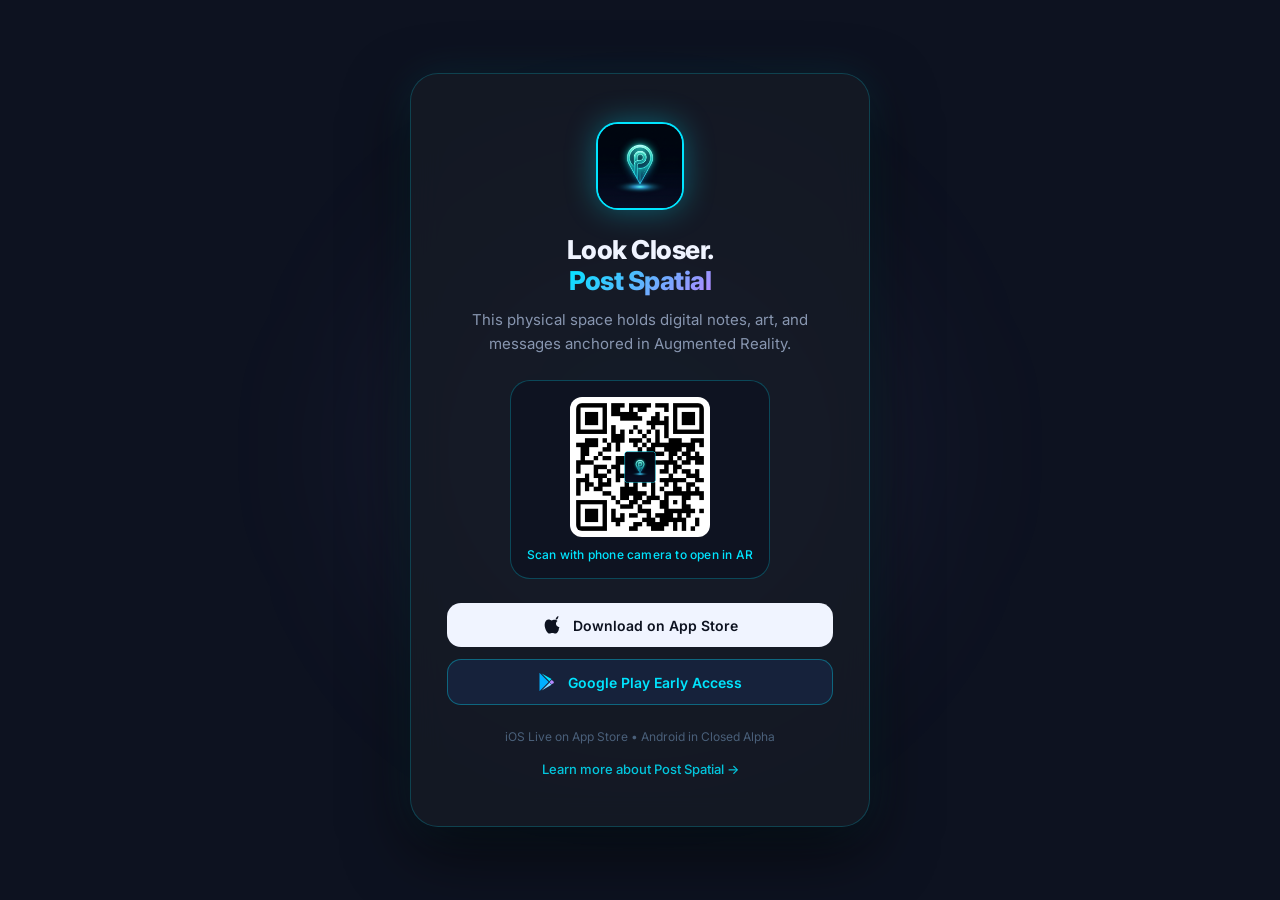
<file: website/scan.html>
<!DOCTYPE html>
<html lang="en">
<head>
  <meta charset="UTF-8" />
  <meta name="viewport" content="width=device-width, initial-scale=1.0" />
  <title>Post Spatial — Smart Scan</title>
  <meta name="description" content="Discover spatial notes, memories, and announcements anchored to this physical space in Augmented Reality." />
  <link rel="icon" href="assets/post_icon.png" />
  <link rel="preconnect" href="https://fonts.googleapis.com" />
  <link rel="preconnect" href="https://fonts.gstatic.com" crossorigin />
  <link href="https://fonts.googleapis.com/css2?family=Inter:wght@400;500;600;700;800&display=swap" rel="stylesheet" />

  <script>
    // ── Instant Device Detection & Routing ──
    (function() {
      var ua = navigator.userAgent || navigator.vendor || window.opera;
      var iosLink = "https://apps.apple.com/app/post-spatial/id6760303644";

      // Detect iOS (iPhone, iPad, iPod) -> Instant redirect to live App Store
      if (/iPad|iPhone|iPod/.test(ua) && !window.MSStream) {
        window.location.replace(iosLink);
        return;
      }

      // Detect Android: don't auto-redirect to broken 404, customize UI for Early Access
      if (/android/i.test(ua)) {
        document.documentElement.classList.add("is-android");
      }
    })();
  </script>

  <style>
    *, *::before, *::after { box-sizing: border-box; margin: 0; padding: 0; }
    body {
      background-color: #0D1220;
      color: #F0F4FF;
      font-family: 'Inter', -apple-system, BlinkMacSystemFont, sans-serif;
      min-height: 100vh;
      display: flex;
      align-items: center;
      justify-content: center;
      padding: 24px;
      overflow-x: hidden;
    }
    .background-glow {
      position: fixed;
      top: 50%;
      left: 50%;
      transform: translate(-50%, -50%);
      width: 600px;
      height: 600px;
      background: radial-gradient(circle, rgba(0, 229, 255, 0.12) 0%, rgba(179, 136, 255, 0.08) 50%, transparent 70%);
      filter: blur(80px);
      pointer-events: none;
      z-index: 0;
    }
    .card {
      position: relative;
      z-index: 1;
      background: rgba(22, 27, 37, 0.85);
      border: 1px solid rgba(0, 229, 255, 0.2);
      border-radius: 28px;
      padding: 48px 36px;
      max-width: 460px;
      width: 100%;
      text-align: center;
      box-shadow: 0 24px 64px rgba(0, 0, 0, 0.6), 0 0 40px rgba(0, 229, 255, 0.1);
      backdrop-filter: blur(16px);
    }
    .logo-badge {
      width: 88px;
      height: 88px;
      margin: 0 auto 24px;
      background: #141F35;
      border: 2px solid #00E5FF;
      border-radius: 22px;
      display: flex;
      align-items: center;
      justify-content: center;
      box-shadow: 0 0 30px rgba(0, 229, 255, 0.35);
      overflow: hidden;
    }
    .logo-badge img {
      width: 100%;
      height: 100%;
      object-fit: cover;
      display: block;
    }
    h1 {
      font-size: 26px;
      font-weight: 800;
      letter-spacing: -0.5px;
      margin-bottom: 12px;
      color: #F0F4FF;
    }
    .gradient-text {
      background: linear-gradient(135deg, #00E5FF 0%, #B388FF 100%);
      -webkit-background-clip: text;
      -webkit-text-fill-color: transparent;
    }
    p {
      font-size: 15px;
      line-height: 1.6;
      color: #8896B0;
      margin-bottom: 24px;
    }
    .qr-preview {
      background: rgba(13, 18, 32, 0.7);
      border: 1px solid rgba(0, 229, 255, 0.25);
      border-radius: 20px;
      padding: 16px;
      margin-bottom: 24px;
      display: inline-flex;
      flex-direction: column;
      align-items: center;
      gap: 10px;
    }
    .qr-preview img {
      width: 140px;
      height: 140px;
      border-radius: 12px;
      background: #FFFFFF;
      padding: 6px;
    }
    .qr-preview span {
      font-size: 12px;
      font-weight: 500;
      color: #00E5FF;
      letter-spacing: 0.2px;
    }
    .actions {
      display: flex;
      flex-direction: column;
      gap: 12px;
    }
    .btn {
      display: flex;
      align-items: center;
      justify-content: center;
      gap: 12px;
      padding: 13px 20px;
      border-radius: 14px;
      font-weight: 600;
      font-size: 14px;
      text-decoration: none;
      transition: all 0.2s ease;
    }
    .btn-ios {
      background: #F0F4FF;
      color: #0D1220;
    }
    .btn-ios:hover {
      background: #FFFFFF;
      transform: translateY(-2px);
      box-shadow: 0 8px 24px rgba(240, 244, 255, 0.25);
    }
    .btn-android {
      background: #16223B;
      color: #00E5FF;
      border: 1px solid rgba(0, 229, 255, 0.35);
    }
    .btn-android:hover {
      background: #1C2D50;
      transform: translateY(-2px);
      box-shadow: 0 8px 24px rgba(0, 229, 255, 0.2);
    }
    .android-card {
      display: none;
      background: rgba(13, 18, 32, 0.9);
      border: 1px solid rgba(0, 229, 255, 0.35);
      border-radius: 20px;
      padding: 24px 20px;
      margin-bottom: 24px;
      text-align: center;
      box-shadow: 0 12px 36px rgba(0, 0, 0, 0.5), 0 0 25px rgba(0, 229, 255, 0.15);
    }
    .badge-pill {
      display: inline-flex;
      align-items: center;
      gap: 6px;
      padding: 5px 12px;
      border-radius: 999px;
      font-size: 11px;
      font-weight: 700;
      letter-spacing: 0.05em;
      text-transform: uppercase;
      margin-bottom: 12px;
    }
    .badge-alpha {
      background: rgba(179, 136, 255, 0.15);
      color: #D1B3FF;
      border: 1px solid rgba(179, 136, 255, 0.35);
    }
    html.is-android .android-card {
      display: block;
    }
    html.is-android .qr-preview {
      display: none;
    }
    html.is-android .desktop-actions {
      display: none;
    }
    .footer-note {
      margin-top: 24px;
      font-size: 12px;
      color: #4A607A;
    }
    .site-link {
      margin-top: 14px;
    }
    .site-link a {
      color: #00E5FF;
      text-decoration: none;
      font-size: 13px;
      font-weight: 500;
      opacity: 0.85;
      transition: opacity 0.2s;
    }
    .site-link a:hover {
      opacity: 1;
      text-decoration: underline;
    }
  </style>
</head>
<body>
  <div class="background-glow"></div>
  <div class="card">
    <div class="logo-badge">
      <img src="assets/post_icon.png" alt="Post Spatial Logo" />
    </div>
    <h1>Look Closer. <br /><span class="gradient-text">Post Spatial</span></h1>
    <p>This physical space holds digital notes, art, and messages anchored in Augmented Reality.</p>

    <div class="qr-preview">
      <img src="assets/qr_code.png" alt="Scan QR Code to open Post Spatial" />
      <span>Scan with phone camera to open in AR</span>
    </div>

    <!-- Android Early Access Card (Shown when scanned on Android devices) -->
    <div class="android-card">
      <div class="badge-pill badge-alpha">Android Early Access</div>
      <h2 style="font-size:18px;font-weight:700;margin-bottom:8px;color:#F0F4FF;">Closed Alpha Preview</h2>
      <p style="font-size:13px;line-height:1.55;color:#8896B0;margin-bottom:18px;">
        Post Spatial is live on iOS, and Android is rolling out via Closed Early Access. Tap below to join our Google Play testing group and unlock the app.
      </p>
      <a href="https://play.google.com/apps/testing/com.post.spatial" class="btn btn-android" style="width:100%;margin-bottom:12px;">
        <svg width="18" height="18" viewBox="0 0 512 512" fill="none">
          <path d="M325.3 234.3L104.6 13l280.8 161.2-60.1 59.9.0-.1z" fill="#00E5FF"/>
          <path d="M47 0C44 2.8 42.2 6.9 42.2 12.1v487.8c0 5.2 1.8 9.3 4.8 12.1l255.3-256L47 0z" fill="#00B0FF"/>
          <path d="M325.3 277.7l60.1 59.9L104.6 499l220.7-221.3z" fill="#80D8FF"/>
          <path d="M441 234.3l-55.6-32.2-60.1 59.9 60.1 59.9 55.6-32.2c16-9.2 16-24.2 0-33.4z" fill="#B388FF"/>
        </svg>
        Join Google Play Early Access
      </a>
      <a href="https://apps.apple.com/app/post-spatial/id6760303644" style="color:#7A90B0;font-size:12px;text-decoration:none;display:block;">
        Have an iPhone? <span style="color:#00E5FF;text-decoration:underline;">Download on App Store</span>
      </a>
    </div>

    <!-- Desktop Fallback Actions -->
    <div class="actions desktop-actions">
      <a href="https://apps.apple.com/app/post-spatial/id6760303644" class="btn btn-ios">
        <svg width="18" height="18" viewBox="0 0 170 170" fill="currentColor">
          <path d="M150.37 130.25c-2.45 5.66-5.35 10.87-8.71 15.66-4.58 6.53-8.33 11.05-11.22 13.56-4.48 4.12-9.28 6.23-14.42 6.35-3.69 0-8.14-1.05-13.32-3.18-5.19-2.12-9.97-3.17-14.34-3.17-4.58 0-9.49 1.05-14.75 3.17-5.26 2.13-9.5 3.24-12.74 3.35-4.35.13-9.16-1.9-14.42-6.08-3.7-3.04-7.6-7.7-11.71-13.98-5.74-8.81-10.37-18.9-13.88-30.27-3.51-11.37-5.27-22.06-5.27-32.08 0-14.28 3.6-26.04 10.8-35.29 7.2-9.24 16.32-13.98 27.35-14.2 4.69 0 10.02 1.34 16 4.02 5.99 2.68 9.94 4.08 11.87 4.2 2.22-.24 6.34-1.63 12.37-4.17 6.03-2.54 11.28-3.74 15.75-3.6 11.71.55 21.05 4.67 28.02 12.37-10.42 6.35-15.52 15.11-15.3 26.29.22 8.71 3.51 16.03 9.87 21.96 6.35 5.92 13.92 9.24 22.71 9.94-2.22 6.64-4.89 13.2-8.02 19.68zM119.22 33.15c0-6.9 2.45-13.43 7.35-19.6C131.47 7.37 137.6 2.7 144.97.1c.88 5.76-.11 11.76-2.98 18-2.87 6.23-7.23 11.05-13.08 14.47-.98.54-2.07.98-3.27 1.3-1.2.33-2.34.54-3.41.65-.65-.43-.99-1.2-.99-1.37z"/>
        </svg>
        Download on App Store
      </a>
      <a href="https://play.google.com/apps/testing/com.post.spatial" class="btn btn-android">
        <svg width="18" height="18" viewBox="0 0 512 512" fill="none">
          <path d="M325.3 234.3L104.6 13l280.8 161.2-60.1 59.9.0-.1z" fill="#00E5FF"/>
          <path d="M47 0C44 2.8 42.2 6.9 42.2 12.1v487.8c0 5.2 1.8 9.3 4.8 12.1l255.3-256L47 0z" fill="#00B0FF"/>
          <path d="M325.3 277.7l60.1 59.9L104.6 499l220.7-221.3z" fill="#80D8FF"/>
          <path d="M441 234.3l-55.6-32.2-60.1 59.9 60.1 59.9 55.6-32.2c16-9.2 16-24.2 0-33.4z" fill="#B388FF"/>
        </svg>
        Google Play Early Access
      </a>
    </div>

    <div class="footer-note">
      iOS Live on App Store • Android in Closed Alpha
    </div>

    <div class="site-link">
      <a href="/">Learn more about Post Spatial →</a>
    </div>
  </div>
</body>
</html>
</file>
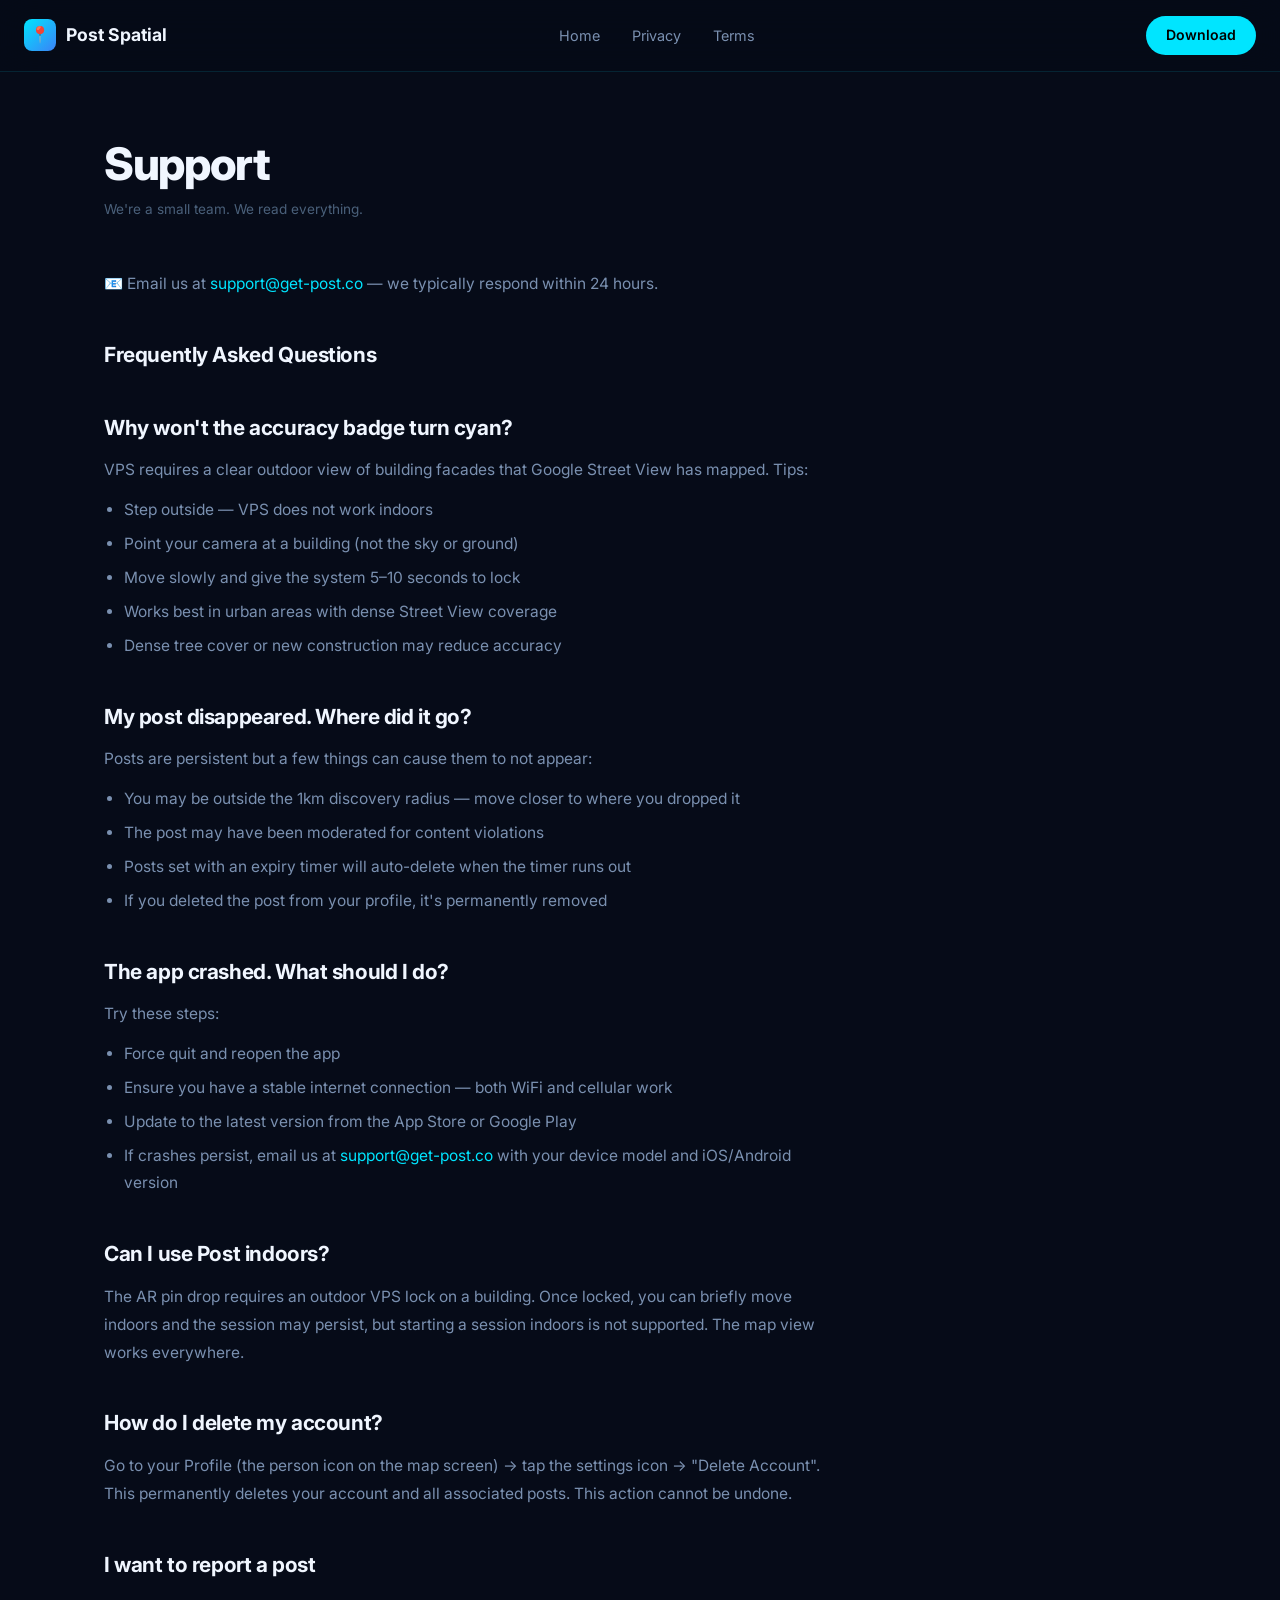
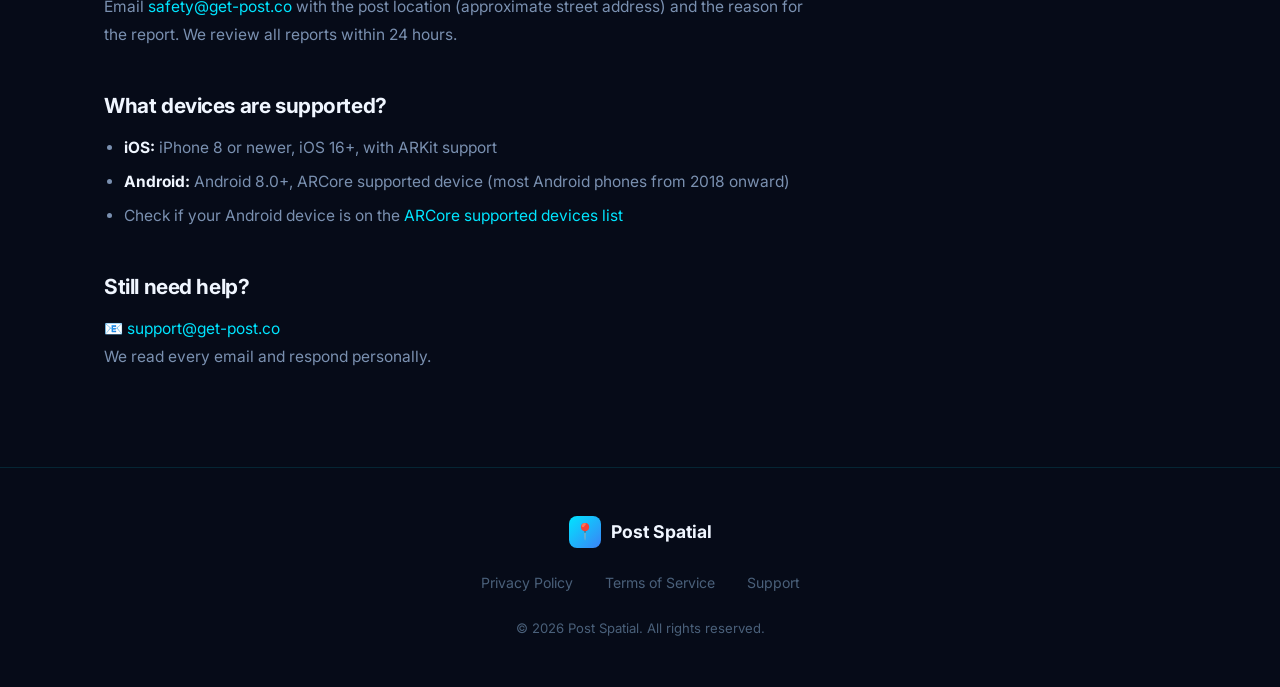
<file: website/support.html>
<!DOCTYPE html>
<html lang="en">
<head>
  <meta charset="UTF-8" />
  <meta name="viewport" content="width=device-width, initial-scale=1.0" />
  <title>Support — Post Spatial</title>
  <meta name="description" content="Get help with Post Spatial. FAQ, known issues, and contact." />
  <link rel="icon" href="data:image/svg+xml,<svg xmlns='http://www.w3.org/2000/svg' viewBox='0 0 32 32'><rect width='32' height='32' rx='8' fill='%2300e5ff'/><text y='22' x='6' font-size='18'>📍</text></svg>" />
  <link rel="preconnect" href="https://fonts.googleapis.com" />
  <link rel="preconnect" href="https://fonts.gstatic.com" crossorigin />
  <link href="https://fonts.googleapis.com/css2?family=Inter:wght@400;500;600;700;800&display=swap" rel="stylesheet" />
  <link rel="stylesheet" href="css/style.css" />
</head>
<body>

<nav>
  <a href="/" class="nav-logo">
    <div class="nav-logo-dot">📍</div>
    <span class="nav-logo-text">Post Spatial</span>
  </a>
  <div class="nav-links">
    <a href="/">Home</a>
    <a href="privacy.html">Privacy</a>
    <a href="terms.html">Terms</a>
  </div>
  <a href="/#cta" class="nav-cta">Download</a>
</nav>

<div class="inner-page">
  <div class="container">
    <div class="prose">
      <h1>Support</h1>
      <p class="updated">We're a small team. We read everything.</p>

      <p>📧 Email us at <a href="mailto:support@get-post.co">support@get-post.co</a> — we typically respond within 24 hours.</p>

      <h2>Frequently Asked Questions</h2>

      <h2>Why won't the accuracy badge turn cyan?</h2>
      <p>VPS requires a clear outdoor view of building facades that Google Street View has mapped. Tips:</p>
      <ul>
        <li>Step outside — VPS does not work indoors</li>
        <li>Point your camera at a building (not the sky or ground)</li>
        <li>Move slowly and give the system 5–10 seconds to lock</li>
        <li>Works best in urban areas with dense Street View coverage</li>
        <li>Dense tree cover or new construction may reduce accuracy</li>
      </ul>

      <h2>My post disappeared. Where did it go?</h2>
      <p>Posts are persistent but a few things can cause them to not appear:</p>
      <ul>
        <li>You may be outside the 1km discovery radius — move closer to where you dropped it</li>
        <li>The post may have been moderated for content violations</li>
        <li>Posts set with an expiry timer will auto-delete when the timer runs out</li>
        <li>If you deleted the post from your profile, it's permanently removed</li>
      </ul>

      <h2>The app crashed. What should I do?</h2>
      <p>Try these steps:</p>
      <ul>
        <li>Force quit and reopen the app</li>
        <li>Ensure you have a stable internet connection — both WiFi and cellular work</li>
        <li>Update to the latest version from the App Store or Google Play</li>
        <li>If crashes persist, email us at <a href="mailto:support@get-post.co">support@get-post.co</a> with your device model and iOS/Android version</li>
      </ul>

      <h2>Can I use Post indoors?</h2>
      <p>The AR pin drop requires an outdoor VPS lock on a building. Once locked, you can briefly move indoors and the session may persist, but starting a session indoors is not supported. The map view works everywhere.</p>

      <h2>How do I delete my account?</h2>
      <p>Go to your Profile (the person icon on the map screen) → tap the settings icon → "Delete Account". This permanently deletes your account and all associated posts. This action cannot be undone.</p>

      <h2>I want to report a post</h2>
      <p>Email <a href="mailto:safety@get-post.co">safety@get-post.co</a> with the post location (approximate street address) and the reason for the report. We review all reports within 24 hours.</p>

      <h2>What devices are supported?</h2>
      <ul>
        <li><strong style="color:#f0f6ff;">iOS:</strong> iPhone 8 or newer, iOS 16+, with ARKit support</li>
        <li><strong style="color:#f0f6ff;">Android:</strong> Android 8.0+, ARCore supported device (most Android phones from 2018 onward)</li>
        <li>Check if your Android device is on the <a href="https://developers.google.com/ar/devices" target="_blank">ARCore supported devices list</a></li>
      </ul>

      <h2>Still need help?</h2>
      <p>📧 <a href="mailto:support@get-post.co">support@get-post.co</a><br />
      We read every email and respond personally.</p>
    </div>
  </div>
</div>

<footer>
  <a href="/" class="nav-logo">
    <div class="nav-logo-dot">📍</div>
    <span class="nav-logo-text">Post Spatial</span>
  </a>
  <div class="footer-links">
    <a href="privacy.html">Privacy Policy</a>
    <a href="terms.html">Terms of Service</a>
    <a href="support.html">Support</a>
  </div>
  <p class="footer-copy">© 2026 Post Spatial. All rights reserved.</p>
</footer>

</body>
</html>
</file>
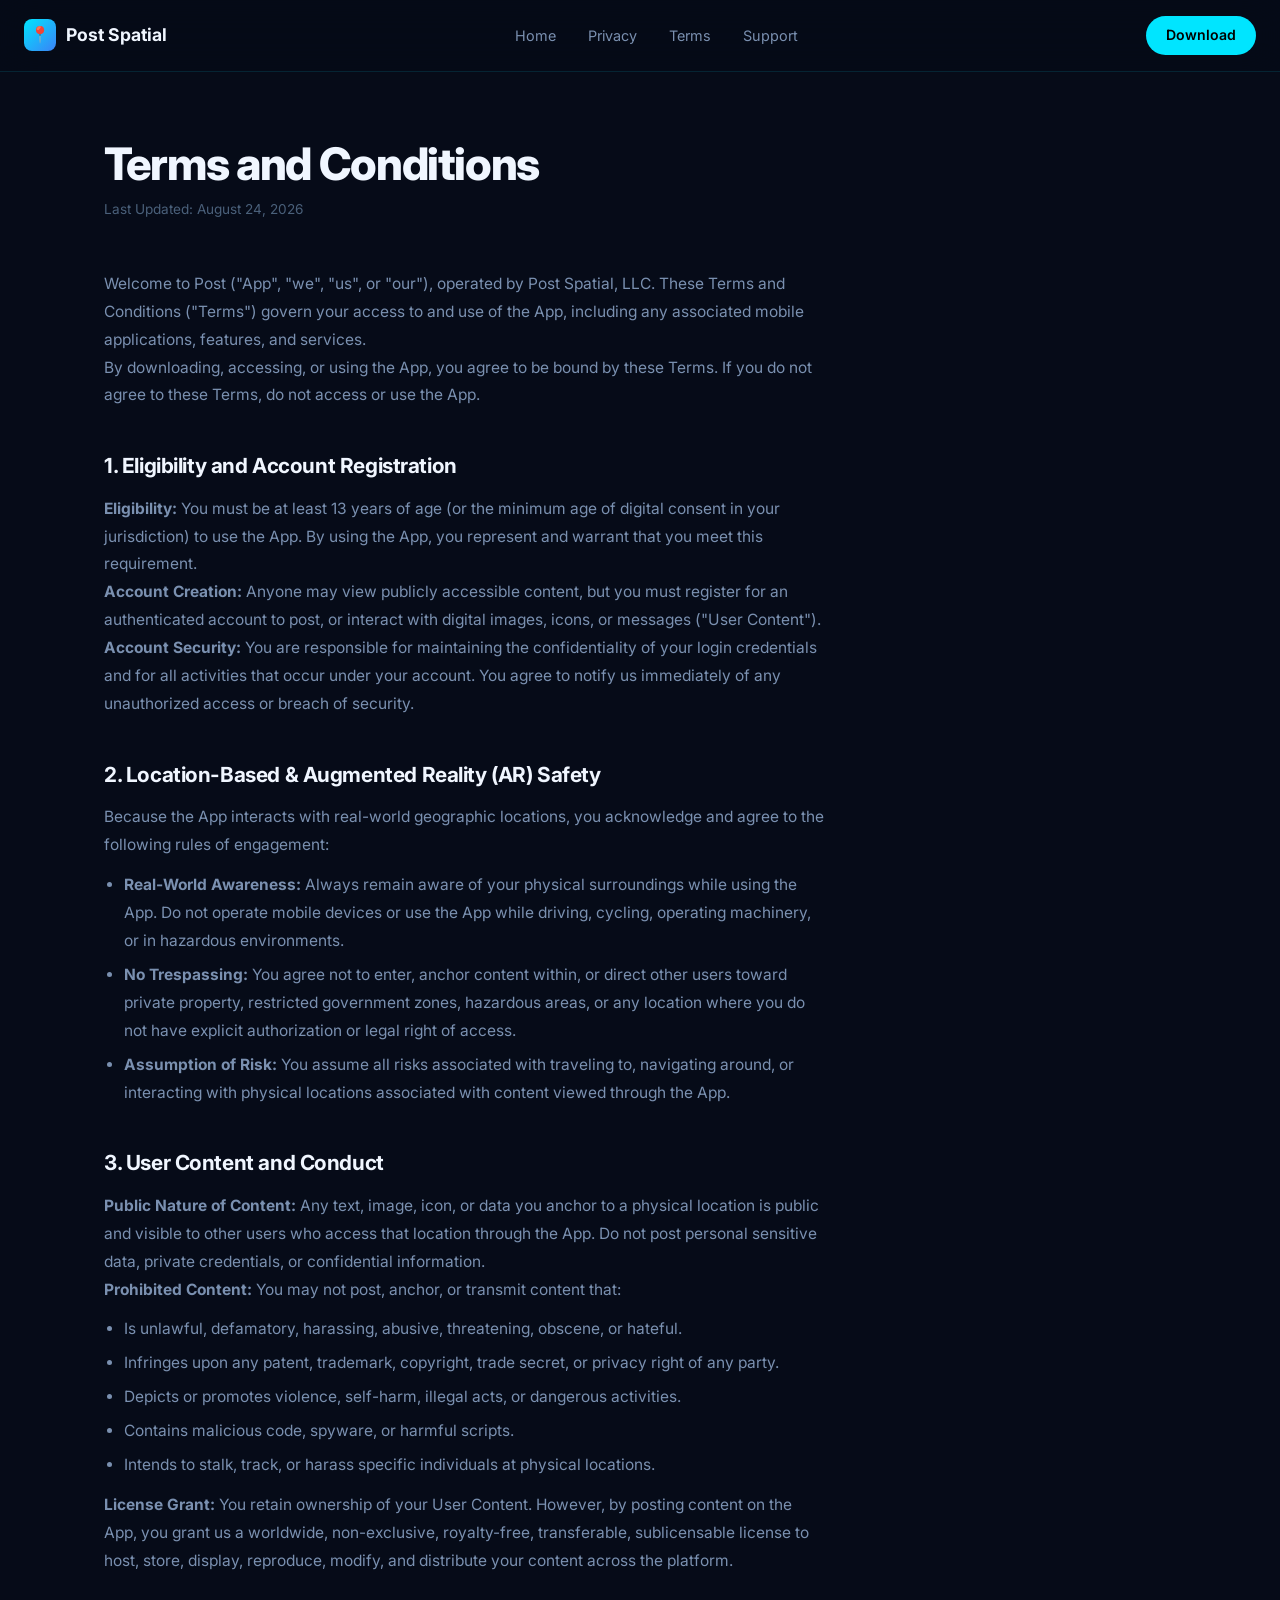
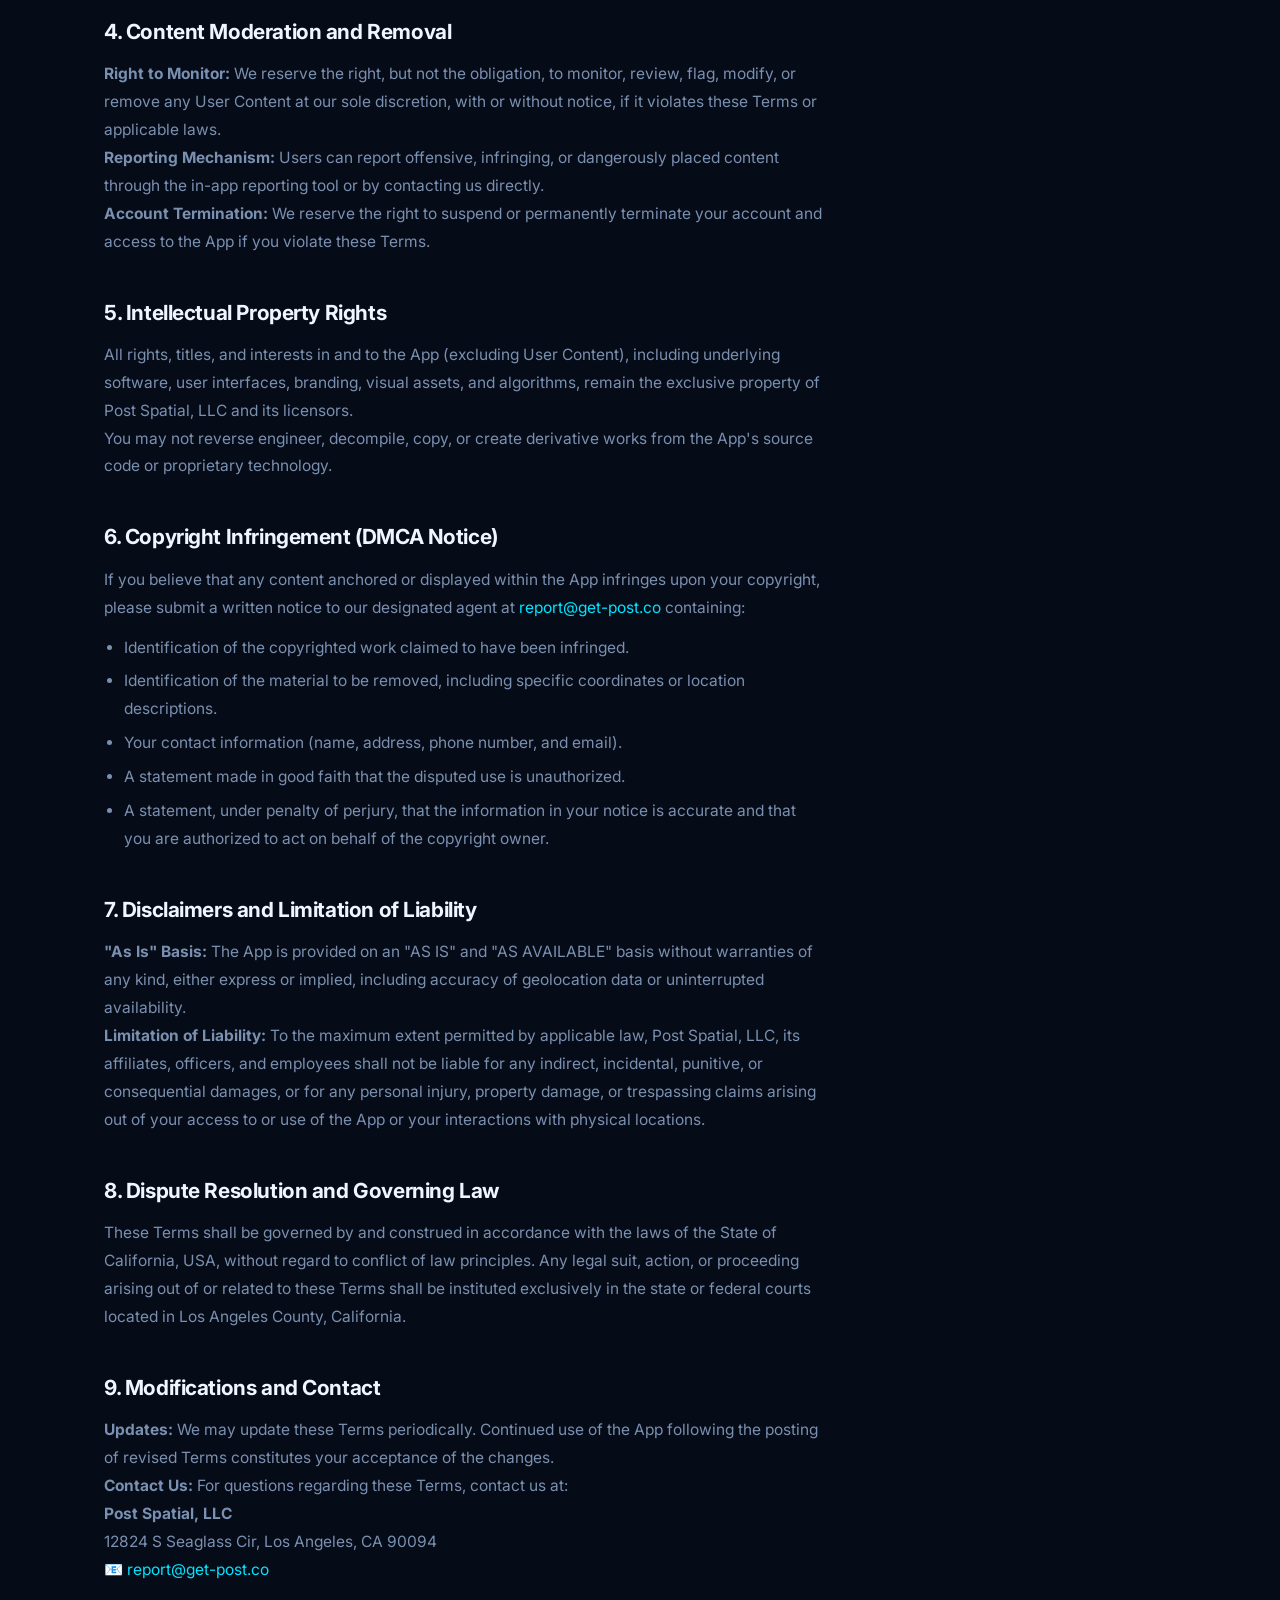
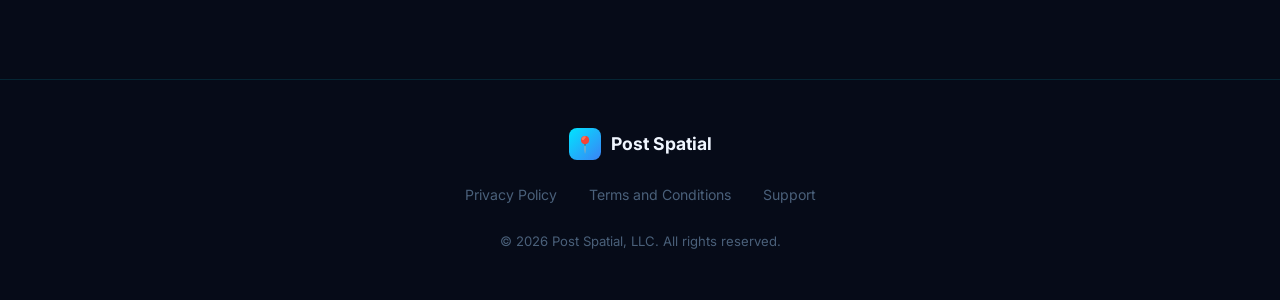
<file: website/terms.html>
<!DOCTYPE html>
<html lang="en">
<head>
  <meta charset="UTF-8" />
  <meta name="viewport" content="width=device-width, initial-scale=1.0" />
  <title>Terms and Conditions — Post Spatial</title>
  <meta name="description" content="Terms and Conditions for Post Spatial." />
  <link rel="icon" href="data:image/svg+xml,<svg xmlns='http://www.w3.org/2000/svg' viewBox='0 0 32 32'><rect width='32' height='32' rx='8' fill='%2300e5ff'/><text y='22' x='6' font-size='18'>📍</text></svg>" />
  <link rel="preconnect" href="https://fonts.googleapis.com" />
  <link rel="preconnect" href="https://fonts.gstatic.com" crossorigin />
  <link href="https://fonts.googleapis.com/css2?family=Inter:wght@400;500;600;700;800&display=swap" rel="stylesheet" />
  <link rel="stylesheet" href="css/style.css" />
</head>
<body>

<nav>
  <a href="/" class="nav-logo">
    <div class="nav-logo-dot">📍</div>
    <span class="nav-logo-text">Post Spatial</span>
  </a>
  <div class="nav-links">
    <a href="/">Home</a>
    <a href="privacy.html">Privacy</a>
    <a href="terms.html">Terms</a>
    <a href="support.html">Support</a>
  </div>
  <a href="/#cta" class="nav-cta">Download</a>
</nav>

<div class="inner-page">
  <div class="container">
    <div class="prose">
      <h1>Terms and Conditions</h1>
      <p class="updated">Last Updated: August 24, 2026</p>

      <p>Welcome to Post ("App", "we", "us", or "our"), operated by Post Spatial, LLC. These Terms and Conditions ("Terms") govern your access to and use of the App, including any associated mobile applications, features, and services.</p>
      
      <p>By downloading, accessing, or using the App, you agree to be bound by these Terms. If you do not agree to these Terms, do not access or use the App.</p>

      <h2>1. Eligibility and Account Registration</h2>
      <p><strong>Eligibility:</strong> You must be at least 13 years of age (or the minimum age of digital consent in your jurisdiction) to use the App. By using the App, you represent and warrant that you meet this requirement.</p>
      <p><strong>Account Creation:</strong> Anyone may view publicly accessible content, but you must register for an authenticated account to post, or interact with digital images, icons, or messages ("User Content").</p>
      <p><strong>Account Security:</strong> You are responsible for maintaining the confidentiality of your login credentials and for all activities that occur under your account. You agree to notify us immediately of any unauthorized access or breach of security.</p>

      <h2>2. Location-Based & Augmented Reality (AR) Safety</h2>
      <p>Because the App interacts with real-world geographic locations, you acknowledge and agree to the following rules of engagement:</p>
      <ul>
        <li><strong>Real-World Awareness:</strong> Always remain aware of your physical surroundings while using the App. Do not operate mobile devices or use the App while driving, cycling, operating machinery, or in hazardous environments.</li>
        <li><strong>No Trespassing:</strong> You agree not to enter, anchor content within, or direct other users toward private property, restricted government zones, hazardous areas, or any location where you do not have explicit authorization or legal right of access.</li>
        <li><strong>Assumption of Risk:</strong> You assume all risks associated with traveling to, navigating around, or interacting with physical locations associated with content viewed through the App.</li>
      </ul>

      <h2>3. User Content and Conduct</h2>
      <p><strong>Public Nature of Content:</strong> Any text, image, icon, or data you anchor to a physical location is public and visible to other users who access that location through the App. Do not post personal sensitive data, private credentials, or confidential information.</p>
      <p><strong>Prohibited Content:</strong> You may not post, anchor, or transmit content that:</p>
      <ul>
        <li>Is unlawful, defamatory, harassing, abusive, threatening, obscene, or hateful.</li>
        <li>Infringes upon any patent, trademark, copyright, trade secret, or privacy right of any party.</li>
        <li>Depicts or promotes violence, self-harm, illegal acts, or dangerous activities.</li>
        <li>Contains malicious code, spyware, or harmful scripts.</li>
        <li>Intends to stalk, track, or harass specific individuals at physical locations.</li>
      </ul>
      <p><strong>License Grant:</strong> You retain ownership of your User Content. However, by posting content on the App, you grant us a worldwide, non-exclusive, royalty-free, transferable, sublicensable license to host, store, display, reproduce, modify, and distribute your content across the platform.</p>

      <h2>4. Content Moderation and Removal</h2>
      <p><strong>Right to Monitor:</strong> We reserve the right, but not the obligation, to monitor, review, flag, modify, or remove any User Content at our sole discretion, with or without notice, if it violates these Terms or applicable laws.</p>
      <p><strong>Reporting Mechanism:</strong> Users can report offensive, infringing, or dangerously placed content through the in-app reporting tool or by contacting us directly.</p>
      <p><strong>Account Termination:</strong> We reserve the right to suspend or permanently terminate your account and access to the App if you violate these Terms.</p>

      <h2>5. Intellectual Property Rights</h2>
      <p>All rights, titles, and interests in and to the App (excluding User Content), including underlying software, user interfaces, branding, visual assets, and algorithms, remain the exclusive property of Post Spatial, LLC and its licensors.</p>
      <p>You may not reverse engineer, decompile, copy, or create derivative works from the App's source code or proprietary technology.</p>

      <h2>6. Copyright Infringement (DMCA Notice)</h2>
      <p>If you believe that any content anchored or displayed within the App infringes upon your copyright, please submit a written notice to our designated agent at <a href="mailto:report@get-post.co">report@get-post.co</a> containing:</p>
      <ul>
        <li>Identification of the copyrighted work claimed to have been infringed.</li>
        <li>Identification of the material to be removed, including specific coordinates or location descriptions.</li>
        <li>Your contact information (name, address, phone number, and email).</li>
        <li>A statement made in good faith that the disputed use is unauthorized.</li>
        <li>A statement, under penalty of perjury, that the information in your notice is accurate and that you are authorized to act on behalf of the copyright owner.</li>
      </ul>

      <h2>7. Disclaimers and Limitation of Liability</h2>
      <p><strong>"As Is" Basis:</strong> The App is provided on an "AS IS" and "AS AVAILABLE" basis without warranties of any kind, either express or implied, including accuracy of geolocation data or uninterrupted availability.</p>
      <p><strong>Limitation of Liability:</strong> To the maximum extent permitted by applicable law, Post Spatial, LLC, its affiliates, officers, and employees shall not be liable for any indirect, incidental, punitive, or consequential damages, or for any personal injury, property damage, or trespassing claims arising out of your access to or use of the App or your interactions with physical locations.</p>

      <h2>8. Dispute Resolution and Governing Law</h2>
      <p>These Terms shall be governed by and construed in accordance with the laws of the State of California, USA, without regard to conflict of law principles. Any legal suit, action, or proceeding arising out of or related to these Terms shall be instituted exclusively in the state or federal courts located in Los Angeles County, California.</p>

      <h2>9. Modifications and Contact</h2>
      <p><strong>Updates:</strong> We may update these Terms periodically. Continued use of the App following the posting of revised Terms constitutes your acceptance of the changes.</p>
      <p><strong>Contact Us:</strong> For questions regarding these Terms, contact us at:<br />
      <strong>Post Spatial, LLC</strong><br />
      12824 S Seaglass Cir, Los Angeles, CA 90094<br />
      📧 <a href="mailto:report@get-post.co">report@get-post.co</a></p>
    </div>
  </div>
</div>

<footer>
  <a href="/" class="nav-logo">
    <div class="nav-logo-dot">📍</div>
    <span class="nav-logo-text">Post Spatial</span>
  </a>
  <div class="footer-links">
    <a href="privacy.html">Privacy Policy</a>
    <a href="terms.html">Terms and Conditions</a>
    <a href="support.html">Support</a>
  </div>
  <p class="footer-copy">© 2026 Post Spatial, LLC. All rights reserved.</p>
</footer>

</body>
</html>
</file>
<file: website/css/style.css>
:root {
  --bg: #060b18;
  --surface: #0d1526;
  --surface2: #141f35;
  --border: rgba(0, 229, 255, 0.12);
  --cyan: #00e5ff;
  --cyan-dim: rgba(0, 229, 255, 0.15);
  --cyan-glow: rgba(0, 229, 255, 0.35);
  --blue: #3b82f6;
  --text: #f0f6ff;
  --text-muted: #7a90b0;
  --text-dim: #4a607a;
  --radius: 16px;
  --radius-sm: 8px;
}

*, *::before, *::after { box-sizing: border-box; margin: 0; padding: 0; }

html { scroll-behavior: smooth; }

body {
  font-family: 'Inter', 'SF Pro Display', system-ui, sans-serif;
  background: var(--bg);
  color: var(--text);
  line-height: 1.6;
  overflow-x: hidden;
}

/* ── Typography ── */
h1 { font-size: clamp(2.4rem, 6vw, 4.2rem); font-weight: 800; letter-spacing: -0.03em; line-height: 1.1; }
h2 { font-size: clamp(1.6rem, 4vw, 2.4rem); font-weight: 700; letter-spacing: -0.02em; }
h3 { font-size: 1.1rem; font-weight: 600; }
p  { color: var(--text-muted); font-size: 1.05rem; }

.gradient-text {
  background: linear-gradient(135deg, var(--cyan) 0%, var(--blue) 100%);
  -webkit-background-clip: text;
  -webkit-text-fill-color: transparent;
  background-clip: text;
}

/* ── Layout ── */
.container { max-width: 1120px; margin: 0 auto; padding: 0 24px; }
section { padding: 96px 0; }

/* ── Nav ── */
nav {
  position: fixed; top: 0; left: 0; right: 0; z-index: 100;
  padding: 16px 24px;
  display: flex; align-items: center; justify-content: space-between;
  background: rgba(6, 11, 24, 0.7);
  backdrop-filter: blur(20px);
  -webkit-backdrop-filter: blur(20px);
  border-bottom: 1px solid var(--border);
}
.nav-logo { display: flex; align-items: center; gap: 10px; text-decoration: none; }
.nav-logo-dot {
  width: 32px; height: 32px; border-radius: 8px;
  background: linear-gradient(135deg, var(--cyan), var(--blue));
  display: flex; align-items: center; justify-content: center;
  overflow: hidden;
}
.nav-logo-text { font-weight: 700; font-size: 1.1rem; color: var(--text); }
.nav-links { display: flex; align-items: center; gap: 32px; }
.nav-links a { color: var(--text-muted); text-decoration: none; font-size: 0.9rem; transition: color 0.2s; }
.nav-links a:hover { color: var(--text); }
.nav-cta {
  background: var(--cyan); color: #000; padding: 8px 20px;
  border-radius: 999px; font-weight: 600; font-size: 0.88rem;
  text-decoration: none; transition: opacity 0.2s;
}
.nav-cta:hover { opacity: 0.85; }

/* ── Hero ── */
#hero {
  min-height: 100vh;
  display: flex; align-items: center;
  padding-top: 80px;
  position: relative;
  overflow: hidden;
}
.hero-bg {
  position: absolute; inset: 0;
  background:
    radial-gradient(ellipse 60% 50% at 70% 50%, rgba(0, 229, 255, 0.08) 0%, transparent 70%),
    radial-gradient(ellipse 40% 60% at 30% 30%, rgba(59, 130, 246, 0.07) 0%, transparent 70%);
}
.hero-grid {
  position: absolute; inset: 0; opacity: 0.03;
  background-image:
    linear-gradient(var(--cyan) 1px, transparent 1px),
    linear-gradient(90deg, var(--cyan) 1px, transparent 1px);
  background-size: 60px 60px;
}
.hero-inner {
  position: relative; z-index: 2;
  display: grid; grid-template-columns: 1fr 1fr; gap: 64px; align-items: center;
}
.hero-badge {
  display: inline-flex; align-items: center; gap: 8px;
  background: var(--cyan-dim); border: 1px solid var(--border);
  padding: 6px 14px; border-radius: 999px; margin-bottom: 24px;
  font-size: 0.8rem; color: var(--cyan); font-weight: 600;
}
.hero-badge::before { content: ''; width: 6px; height: 6px; border-radius: 50%; background: var(--cyan); animation: pulse 2s infinite; }
@keyframes pulse { 0%, 100% { opacity: 1; } 50% { opacity: 0.4; } }
.hero-title { margin-bottom: 24px; }
.hero-desc { font-size: 1.1rem; max-width: 480px; margin-bottom: 40px; line-height: 1.7; }
.hero-actions { display: flex; gap: 16px; flex-wrap: wrap; align-items: center; }
.btn-store {
  display: flex; align-items: center; gap: 10px;
  background: var(--surface); border: 1px solid var(--border);
  padding: 12px 22px; border-radius: var(--radius-sm);
  text-decoration: none; color: var(--text);
  transition: border-color 0.2s, transform 0.2s;
}
.btn-store:hover { border-color: var(--cyan); transform: translateY(-2px); }
.btn-store .store-icon {
  display: flex;
  align-items: center;
  justify-content: center;
  width: 24px;
  height: 24px;
  flex-shrink: 0;
}
.btn-store .store-icon svg {
  display: block;
}
.btn-store .store-text { display: flex; flex-direction: column; }
.btn-store .store-label { font-size: 0.65rem; color: var(--text-muted); text-transform: uppercase; letter-spacing: 0.06em; }
.btn-store .store-name { font-size: 0.95rem; font-weight: 600; }

/* Hero phone mockup */
.hero-visual { position: relative; display: flex; justify-content: center; }
.phone-frame {
  width: 260px; height: 520px;
  background: var(--surface); border-radius: 36px;
  border: 2px solid var(--border);
  position: relative; overflow: hidden;
  box-shadow: 0 40px 80px rgba(0,0,0,0.5), 0 0 0 1px rgba(255,255,255,0.05);
}
.phone-screen {
  position: absolute; inset: 0;
  background: linear-gradient(180deg, #0a1628 0%, #060b18 100%);
  display: flex; flex-direction: column; align-items: center; justify-content: center;
  gap: 16px;
}
.phone-ar-text { font-size: 0.75rem; color: var(--cyan); letter-spacing: 0.1em; text-transform: uppercase; }
.phone-pin {
  width: 48px; height: 48px; border-radius: 50% 50% 50% 4px;
  background: linear-gradient(135deg, var(--cyan), var(--blue));
  transform: rotate(-45deg);
  box-shadow: 0 0 30px var(--cyan-glow);
  animation: float 3s ease-in-out infinite;
}
@keyframes float { 0%, 100% { transform: rotate(-45deg) translateY(0); } 50% { transform: rotate(-45deg) translateY(-10px); } }
.phone-card {
  background: rgba(255,255,255,0.05); backdrop-filter: blur(10px);
  border: 1px solid var(--border); border-radius: var(--radius-sm);
  padding: 10px 14px; font-size: 0.75rem; color: var(--text-muted);
  width: 180px; text-align: center;
}
.phone-accuracy {
  position: absolute; top: 24px; right: 16px;
  background: rgba(0,229,255,0.15); border: 1px solid var(--cyan);
  border-radius: 999px; padding: 4px 10px;
  font-size: 0.65rem; color: var(--cyan); font-weight: 600;
}
.phone-notch {
  position: absolute; top: 12px; left: 50%; transform: translateX(-50%);
  width: 80px; height: 20px; background: #000; border-radius: 999px; z-index: 2;
}
.phone-glow {
  position: absolute; top: -80px; right: -80px;
  width: 300px; height: 300px;
  border-radius: 50%;
  background: radial-gradient(var(--cyan-glow), transparent 70%);
  pointer-events: none;
}

/* ── Features ── */
#features { background: var(--surface); }
.features-header { text-align: center; margin-bottom: 64px; }
.features-header p { max-width: 560px; margin: 16px auto 0; }
.features-grid { display: grid; grid-template-columns: repeat(3, 1fr); gap: 24px; }
.feature-card {
  background: var(--bg); border: 1px solid var(--border); border-radius: var(--radius);
  padding: 32px; transition: border-color 0.3s, transform 0.3s;
}
.feature-card:hover { border-color: var(--cyan); transform: translateY(-4px); }
.feature-icon {
  width: 48px; height: 48px; border-radius: 12px;
  background: var(--cyan-dim); display: flex; align-items: center; justify-content: center;
  font-size: 1.4rem; margin-bottom: 20px;
}
.feature-card h3 { margin-bottom: 10px; }
.feature-card p { font-size: 0.92rem; }

/* ── How it works ── */
.steps { display: flex; flex-direction: column; gap: 0; max-width: 640px; margin: 0 auto; }
.step { display: flex; gap: 24px; padding: 32px 0; position: relative; }
.step:not(:last-child)::after {
  content: ''; position: absolute; left: 19px; top: 64px; bottom: 0;
  width: 2px; background: linear-gradient(var(--border), transparent);
}
.step-num {
  flex-shrink: 0; width: 40px; height: 40px; border-radius: 50%;
  background: var(--cyan-dim); border: 2px solid var(--cyan);
  display: flex; align-items: center; justify-content: center;
  font-weight: 800; font-size: 0.9rem; color: var(--cyan);
}
.step h3 { margin-bottom: 8px; }

/* ── Tech ── */
#tech { background: var(--surface); }
.tech-grid { display: grid; grid-template-columns: repeat(2, 1fr); gap: 24px; margin-top: 48px; }
.tech-card {
  background: var(--bg); border: 1px solid var(--border); border-radius: var(--radius);
  padding: 28px; display: flex; gap: 16px; align-items: flex-start;
}
.tech-badge {
  flex-shrink: 0; padding: 4px 10px; border-radius: 999px;
  background: var(--cyan-dim); border: 1px solid var(--border);
  font-size: 0.7rem; color: var(--cyan); font-weight: 600; white-space: nowrap;
}

/* ── CTA ── */
#cta {
  text-align: center;
  background: linear-gradient(135deg, rgba(0,229,255,0.05) 0%, rgba(59,130,246,0.05) 100%);
  border-top: 1px solid var(--border); border-bottom: 1px solid var(--border);
}
#cta h2 { margin-bottom: 16px; }
#cta p { margin-bottom: 40px; max-width: 480px; margin-left: auto; margin-right: auto; }
.cta-buttons { display: flex; gap: 16px; justify-content: center; flex-wrap: wrap; }

/* ── Footer ── */
footer {
  padding: 48px 0; border-top: 1px solid var(--border);
  display: flex; flex-direction: column; align-items: center; gap: 24px;
}
.footer-links { display: flex; gap: 32px; }
.footer-links a { color: var(--text-dim); text-decoration: none; font-size: 0.88rem; transition: color 0.2s; }
.footer-links a:hover { color: var(--text-muted); }
.footer-copy { color: var(--text-dim); font-size: 0.82rem; }

/* ── Inner pages (Privacy / Terms / Support) ── */
.inner-page { padding: 140px 0 96px; min-height: 100vh; }
.inner-page h1 { margin-bottom: 8px; font-size: clamp(1.8rem, 4vw, 2.8rem); }
.inner-page .updated { color: var(--text-dim); font-size: 0.85rem; margin-bottom: 48px; }
.prose { max-width: 720px; }
.prose h2 { font-size: 1.3rem; margin: 40px 0 12px; color: var(--text); }
.prose p, .prose li { color: var(--text-muted); font-size: 0.97rem; line-height: 1.8; }
.prose ul { padding-left: 20px; margin: 12px 0; }
.prose li { margin: 6px 0; }
.prose a { color: var(--cyan); text-decoration: none; }
.prose a:hover { text-decoration: underline; }

/* ── Responsive ── */
@media (max-width: 900px) {
  .hero-inner { grid-template-columns: 1fr; text-align: center; }
  .hero-visual { display: none; }
  .hero-desc { margin-left: auto; margin-right: auto; }
  .hero-actions { justify-content: center; }
  .features-grid { grid-template-columns: 1fr; }
  .tech-grid { grid-template-columns: 1fr; }
  .nav-links { display: none; }
}
</file>
